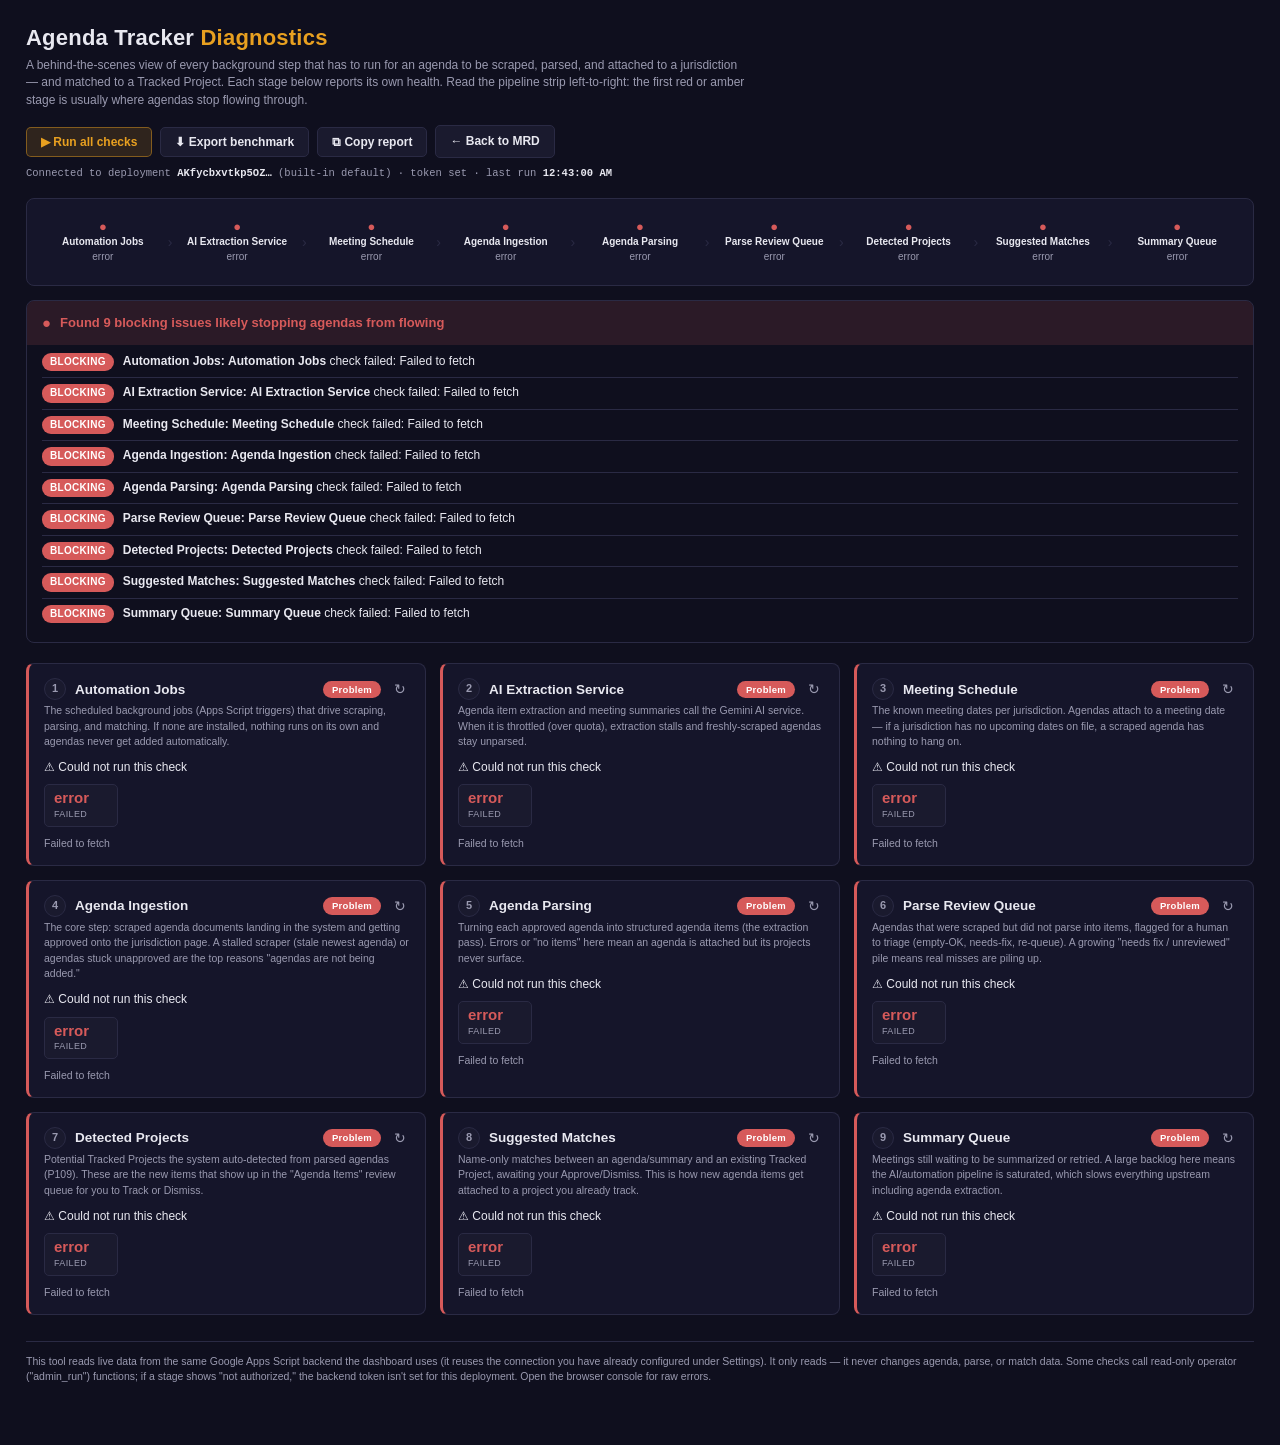
<file: agenda-diagnostics.html>
<!DOCTYPE html>
<html lang="en">
<head>
<meta charset="UTF-8">
<meta name="viewport" content="width=device-width, initial-scale=1.0">
<title>MRD · Agenda Tracker Diagnostics</title>
<style>
  :root{
    --bg:#0f0f1e; --bg-page:#0d0d0d; --panel:#15152a; --panel-2:#1a1a2e;
    --border:#2a2a44; --text:#e8e8f0; --text-dim:#9a9ab0;
    --accent:#e8a020; --accent-blue:#4a9eff;
    --ok:#1c7c3a; --warn:#e8a020; --bad:#d65a5a; --idle:#666; --loading:#4a9eff;
  }
  *{box-sizing:border-box;}
  html,body{margin:0;padding:0;background:var(--bg);color:var(--text);
    font-family:-apple-system,BlinkMacSystemFont,'Segoe UI',Roboto,Helvetica,Arial,sans-serif;
    font-size:13px;line-height:1.45;}
  a{color:var(--accent-blue);text-decoration:none;}
  a:hover{text-decoration:underline;}
  .wrap{max-width:1400px;margin:0 auto;padding:22px 26px 60px;}

  /* ── Header ─────────────────────────────────────────────── */
  .head{display:flex;align-items:flex-start;justify-content:space-between;gap:16px;flex-wrap:wrap;margin-bottom:6px;}
  .head-title{font-size:22px;font-weight:700;letter-spacing:.01em;}
  .head-title span{color:var(--accent);}
  .head-sub{font-size:12px;color:var(--text-dim);margin-top:3px;max-width:720px;}
  .head-actions{display:flex;gap:8px;align-items:center;flex-wrap:wrap;}
  .btn{font-size:12px;font-weight:600;padding:7px 14px;border-radius:5px;border:1px solid var(--border);
    background:var(--panel-2);color:var(--text);cursor:pointer;white-space:nowrap;}
  .btn:hover{border-color:var(--accent);}
  .btn.primary{background:rgba(232,160,32,0.15);color:var(--accent);border-color:rgba(232,160,32,0.45);}
  .btn:disabled{opacity:.5;cursor:default;}
  .conn{font-size:10.5px;color:var(--text-dim);margin:8px 0 2px;font-family:ui-monospace,SFMono-Regular,Menlo,Consolas,monospace;}
  .conn b{color:var(--text);font-weight:600;}

  /* ── Pipeline flow strip ────────────────────────────────── */
  .flow{display:flex;align-items:stretch;gap:0;flex-wrap:wrap;margin:16px 0 6px;padding:12px;
    background:var(--panel);border:1px solid var(--border);border-radius:8px;}
  .flow-pill{display:flex;flex-direction:column;justify-content:center;min-width:96px;flex:1 1 96px;
    padding:8px 6px;border-radius:6px;text-align:center;position:relative;cursor:pointer;
    border:1px solid transparent;}
  .flow-pill:hover{border-color:var(--border);background:rgba(255,255,255,0.02);}
  .flow-pill .fp-dot{font-size:13px;line-height:1;margin-bottom:3px;}
  .flow-pill .fp-name{font-size:10px;font-weight:600;color:var(--text);line-height:1.2;}
  .flow-pill .fp-val{font-size:10px;color:var(--text-dim);margin-top:2px;min-height:12px;}
  .flow-arrow{align-self:center;color:var(--border);font-size:14px;padding:0 1px;user-select:none;}

  /* ── Diagnosis banner ───────────────────────────────────── */
  .diagnosis{margin:14px 0 20px;border:1px solid var(--border);border-radius:8px;overflow:hidden;}
  .diagnosis-head{padding:11px 15px;font-weight:700;font-size:13px;display:flex;align-items:center;gap:9px;}
  .diagnosis-body{padding:2px 15px 13px;font-size:12px;}
  .diag-finding{display:flex;gap:9px;padding:6px 0;border-top:1px solid var(--border);align-items:flex-start;}
  .diag-finding:first-child{border-top:0;}
  .diag-sev{flex-shrink:0;font-size:10px;font-weight:700;padding:2px 8px;border-radius:9px;color:#fff;letter-spacing:.03em;}
  .diag-msg b{color:var(--text);}

  /* ── Stage cards ────────────────────────────────────────── */
  .grid{display:grid;grid-template-columns:repeat(auto-fill,minmax(390px,1fr));gap:14px;}
  .card{background:var(--panel);border:1px solid var(--border);border-radius:8px;padding:14px 15px;
    display:flex;flex-direction:column;border-left:3px solid var(--idle);transition:border-color .2s;}
  .card-head{display:flex;align-items:center;gap:9px;margin-bottom:3px;}
  .card-num{flex-shrink:0;width:22px;height:22px;border-radius:50%;background:var(--panel-2);
    border:1px solid var(--border);font-size:11px;font-weight:700;display:flex;align-items:center;
    justify-content:center;color:var(--text-dim);}
  .card-name{font-size:13.5px;font-weight:700;flex:1;}
  .status-chip{font-size:9.5px;font-weight:700;padding:2px 9px;border-radius:9px;color:#fff;
    white-space:nowrap;letter-spacing:.03em;}
  .card-refresh{background:none;border:0;color:var(--text-dim);cursor:pointer;font-size:14px;padding:2px 4px;line-height:1;}
  .card-refresh:hover{color:var(--accent);}
  .card-desc{font-size:10.5px;color:var(--text-dim);margin-bottom:10px;}
  .headline{font-size:12px;margin-bottom:8px;min-height:16px;}
  .headline b{font-size:15px;color:var(--text);}
  .metrics{display:flex;flex-wrap:wrap;gap:6px 8px;margin-bottom:9px;}
  .metric{background:var(--panel-2);border:1px solid var(--border);border-radius:5px;padding:5px 9px;min-width:74px;}
  .metric .m-val{font-size:15px;font-weight:700;line-height:1.1;}
  .metric .m-lbl{font-size:9px;color:var(--text-dim);text-transform:uppercase;letter-spacing:.04em;margin-top:1px;}
  .m-ok .m-val{color:#4bbf6b;} .m-warn .m-val{color:var(--warn);} .m-bad .m-val{color:var(--bad);}
  .freshness{font-size:10.5px;color:var(--text-dim);margin-bottom:8px;}
  .freshness .stale{color:var(--warn);font-weight:600;}
  .freshness .old{color:var(--bad);font-weight:600;}
  details.detail{margin-top:auto;border-top:1px solid var(--border);padding-top:8px;}
  details.detail>summary{cursor:pointer;font-size:11px;color:var(--accent-blue);list-style:none;}
  details.detail>summary::-webkit-details-marker{display:none;}
  details.detail>summary::before{content:'▸ ';}
  details.detail[open]>summary::before{content:'▾ ';}
  .detail-body{margin-top:8px;}
  table.dt{width:100%;border-collapse:collapse;font-size:10.5px;}
  table.dt th{text-align:left;color:var(--text-dim);font-weight:600;padding:3px 6px;border-bottom:1px solid var(--border);white-space:nowrap;}
  table.dt td{padding:3px 6px;border-bottom:1px solid rgba(255,255,255,0.04);vertical-align:top;}
  table.dt tr:last-child td{border-bottom:0;}
  .badge{display:inline-block;font-size:9px;font-weight:700;padding:1px 7px;border-radius:8px;color:#fff;white-space:nowrap;}
  pre.raw{background:var(--bg-page);border:1px solid var(--border);border-radius:5px;padding:8px;
    font-size:10px;max-height:220px;overflow:auto;color:var(--text-dim);white-space:pre-wrap;word-break:break-word;margin:6px 0 0;}
  .muted{color:var(--text-dim);}
  .spin{display:inline-block;animation:spin 1s linear infinite;}
  @keyframes spin{to{transform:rotate(360deg);}}
  .footer-note{font-size:10.5px;color:var(--text-dim);margin-top:26px;border-top:1px solid var(--border);padding-top:12px;}
</style>
</head>
<body>
<div class="wrap">

  <div class="head">
    <div>
      <div class="head-title">Agenda Tracker <span>Diagnostics</span></div>
      <div class="head-sub">
        A behind-the-scenes view of every background step that has to run for an agenda to be
        scraped, parsed, and attached to a jurisdiction — and matched to a Tracked Project.
        Each stage below reports its own health. Read the pipeline strip left-to-right: the first
        red or amber stage is usually where agendas stop flowing through.
      </div>
    </div>
    <div class="head-actions">
      <button class="btn primary" id="run-all-btn" onclick="runAll()">▶ Run all checks</button>
      <button class="btn" id="export-json-btn" onclick="exportBenchmarkJSON()" disabled title="Download the full pipeline state (incl. raw backend responses) as a baseline you can diff against later">⬇ Export benchmark</button>
      <button class="btn" id="copy-report-btn" onclick="copyReport()" disabled title="Copy a human-readable markdown summary to the clipboard">⧉ Copy report</button>
      <a class="btn" href="index.html" title="Return to the dashboard">← Back to MRD</a>
    </div>
  </div>
  <div class="conn" id="conn"></div>

  <!-- Pipeline flow strip (built by JS) -->
  <div class="flow" id="flow"></div>

  <!-- Overall diagnosis -->
  <div class="diagnosis" id="diagnosis" style="display:none;">
    <div class="diagnosis-head" id="diagnosis-head"></div>
    <div class="diagnosis-body" id="diagnosis-body"></div>
  </div>

  <!-- Stage cards (built by JS) -->
  <div class="grid" id="grid"></div>

  <div class="footer-note">
    This tool reads live data from the same Google Apps Script backend the dashboard uses (it reuses
    the connection you have already configured under Settings). It only reads — it never changes agenda,
    parse, or match data. Some checks call read-only operator ("admin_run") functions; if a stage shows
    "not authorized," the backend token isn't set for this deployment. Open the browser console for raw errors.
  </div>
</div>

<script>
// ═══════════════════════════════════════════════════════════════════════════
// Connection — mirrors index.html getWebAppUrl() so this standalone page uses
// the same deployment + auth token the operator already configured. Same origin
// ⇒ the mip_webapp_url override in localStorage is shared automatically.
// ═══════════════════════════════════════════════════════════════════════════
const WEBAPP_URL_KEY   = 'mip_webapp_url';
const DEFAULT_WEBAPP_URL = 'https://script.google.com/macros/s/AKfycbxvtkp5OZVq4sbEELnq5nN7KSXa5DCG8lYEgzL_awPbfunUsBTyr1r6CbOH1pIbgPUk/exec';
const DEFAULT_AUTH_TOKEN = '457091386b65a26b4d11fb3b9fee7bd5233c952ceb5d4a41';

function slugOf(u){ return (String(u).match(/\/s\/([^/]+)\/exec/) || [])[1] || ''; }
function getWebAppUrl(){
  var override = '';
  try { override = localStorage.getItem(WEBAPP_URL_KEY) || ''; } catch(e){}
  var base;
  if (override && /^https:\/\/script\.google\.com\/macros\/s\/[A-Za-z0-9_-]+\/exec/.test(override)) {
    base = override;
  } else {
    base = DEFAULT_WEBAPP_URL;
  }
  if (!base) return '';
  if (DEFAULT_AUTH_TOKEN) return base + '?token=' + encodeURIComponent(DEFAULT_AUTH_TOKEN);
  return base + '?_v=diag';
}
// Every raw backend response this run is recorded here (keyed by query) so the
// benchmark export can include exact payloads for later diffing. Cleared by runAll().
var RAW_LOG = {};
// `query` must start with '&action=…'. Returns parsed JSON (throws on HTTP / parse error).
function api(query, timeoutMs){
  var base = getWebAppUrl();
  if (!base) return Promise.reject(new Error('No dashboard connection configured.'));
  var opts = (typeof AbortSignal !== 'undefined' && AbortSignal.timeout)
    ? { signal: AbortSignal.timeout(timeoutMs || 45000) } : {};
  var t0 = Date.now();
  return fetch(base + query, opts).then(function(r){
    if (!r.ok){ RAW_LOG[query]={ok:false, http:r.status, ms:Date.now()-t0}; throw new Error('HTTP ' + r.status); }
    return r.json().then(function(j){ RAW_LOG[query]={ok:true, ms:Date.now()-t0, body:j}; return j; });
  }).catch(function(err){
    if(!RAW_LOG[query]) RAW_LOG[query]={ok:false, error:String(err&&err.message||err), ms:Date.now()-t0};
    throw err;
  });
}
// admin_run responses wrap the payload in {result:{…}}; plain actions return the payload.
function unwrap(res){ return (res && typeof res==='object' && 'result' in res) ? res.result : res; }

// ── small helpers ────────────────────────────────────────────────────────────
function esc(s){ return String(s==null?'':s).replace(/[&<>"']/g, function(c){
  return {'&':'&amp;','<':'&lt;','>':'&gt;','"':'&quot;',"'":'&#39;'}[c]; }); }
// Flatten HTML fragments (headlines/flags carry <b>…</b>) to plain text for reports.
function stripHtml(s){ return String(s==null?'':s).replace(/<[^>]*>/g,'').replace(/&amp;/g,'&').replace(/&lt;/g,'<').replace(/&gt;/g,'>').replace(/&quot;/g,'"').replace(/&#39;/g,"'").replace(/\s+/g,' ').trim(); }
function num(n){ return (n==null||isNaN(n)) ? '—' : Number(n).toLocaleString(); }
function todayYMD(){ return new Date().toISOString().slice(0,10); }
function parseDate(s){ var t = Date.parse(String(s||'').slice(0,10)); return isNaN(t)?null:t; }
function daysBetween(a,b){ return Math.round((a-b)/86400000); }
// days from `dateStr` until today (positive = in the past, negative = future)
function daysAgo(dateStr){ var t=parseDate(dateStr); if(t==null) return null; return daysBetween(Date.now(), t); }
function fmtAgo(dateStr){
  var d = daysAgo(dateStr); if(d==null) return '';
  if(d===0) return 'today';
  if(d>0)  return d + ' day' + (d===1?'':'s') + ' ago';
  return 'in ' + (-d) + ' day' + (d===-1?'':'s');
}
// Normalize a jurisdiction id/name/code to a comparable token: lowercase, strip the
// common "city/town of" / "county" prefixes-suffixes and all non-alphanumerics.
// Returns an array (0 or 1 element) so callers can .concat() several fields cleanly.
function normJuris(s){
  var t = String(s==null?'':s).toLowerCase()
    .replace(/\b(city|town|village)\s+of\s+/g,'')
    .replace(/\bcounty\b/g,'')
    .replace(/[^a-z0-9]+/g,'');
  return t ? [t] : [];
}

var STATUS = {
  ok:      {c:'var(--ok)',      label:'Healthy',   dot:'●'},
  warn:    {c:'var(--warn)',    label:'Attention', dot:'●'},
  bad:     {c:'var(--bad)',     label:'Problem',   dot:'●'},
  idle:    {c:'var(--idle)',    label:'Idle',      dot:'○'},
  na:      {c:'var(--idle)',    label:'No data',   dot:'○'},
  loading: {c:'var(--loading)', label:'Checking…', dot:'◐'}
};

// ═══════════════════════════════════════════════════════════════════════════
// STAGE DEFINITIONS. Each `run()` returns a Promise of a result object:
//   { status, headline, metrics:[{val,label,tone}], freshness, detailHtml,
//     pillVal, flags:[{sev:'bad'|'warn', msg}] }
// Stages run in pipeline order; results are stashed in RESULTS so later stages
// (e.g. Ingestion) can cross-reference earlier ones (e.g. Meeting Schedule).
// ═══════════════════════════════════════════════════════════════════════════
var RESULTS = {};

function metricTone(status){ return status==='bad'?'m-bad':status==='warn'?'m-warn':status==='ok'?'m-ok':''; }

function rawDetails(res){
  return '<details class="detail"><summary>Raw response</summary><div class="detail-body">'
    + '<pre class="raw">' + esc(JSON.stringify(res, null, 2)) + '</pre></div></details>';
}
function tableDetails(label, headHtml, rowsHtml, extra){
  return '<details class="detail"><summary>' + esc(label) + '</summary><div class="detail-body">'
    + (extra||'')
    + '<table class="dt"><thead>' + headHtml + '</thead><tbody>' + rowsHtml + '</tbody></table>'
    + '</div></details>';
}

var STAGES = [
  // ─────────────────────────────────────────────────────────────────────────
  {
    id:'triggers', name:'Automation Jobs',
    desc:'The scheduled background jobs (Apps Script triggers) that drive scraping, parsing, and matching. If none are installed, nothing runs on its own and agendas never get added automatically.',
    run: function(){
      return api('&action=admin_run&fn=listTriggers').then(function(res){
        var r = unwrap(res) || {};
        var count = r.count || (r.triggers ? r.triggers.length : 0) || 0;
        var trigs = r.triggers || [];
        var status = count>0 ? 'ok' : 'bad';
        var flags = [];
        if (count===0) flags.push({sev:'bad', msg:'<b>No background jobs are installed.</b> Scraping, parsing and matching only run when someone triggers them by hand — this alone can explain agendas not appearing. Re-install the time-driven triggers in Apps Script.'});
        var head = '<tr><th>Handler</th><th>Type</th></tr>';
        var rows = trigs.length ? trigs.map(function(t){
          return '<tr><td>'+esc(t.handler||t.function||'—')+'</td><td class="muted">'+esc(t.type||t.event||t.interval||'')+'</td></tr>';
        }).join('') : '<tr><td colspan="2" class="muted">No triggers reported.</td></tr>';
        return {
          status:status,
          headline: count>0 ? '<b>'+count+'</b> background job'+(count===1?'':'s')+' active' : '<b>0</b> background jobs — automation is off',
          metrics:[{val:count, label:'Active jobs', tone:metricTone(status)}],
          pillVal: count+' jobs',
          detailHtml: tableDetails('Installed jobs ('+trigs.length+')', head, rows) + rawDetails(res),
          flags:flags
        };
      });
    }
  },
  // ─────────────────────────────────────────────────────────────────────────
  {
    id:'gemini', name:'AI Extraction Service',
    desc:'Agenda item extraction and meeting summaries call the Gemini AI service. When it is throttled (over quota), extraction stalls and freshly-scraped agendas stay unparsed.',
    run: function(){
      return api('&action=admin_run&fn=geminiQuotaStatus').then(function(res){
        var r = unwrap(res) || {};
        var throttled = !!r.active;   // `active` = a throttle/backoff window is active
        var status = throttled ? 'warn' : 'ok';
        var flags = [];
        if (throttled) flags.push({sev:'warn', msg:'The AI service is <b>throttled</b> right now — agenda parsing and summaries are catching up slowly. Usually self-clears; if it persists for hours, check the Gemini quota/key.'});
        var mets = [{val: throttled?'Throttled':'Healthy', label:'AI service', tone:metricTone(status)}];
        if (r.remaining!=null) mets.push({val:num(r.remaining), label:'Quota left'});
        if (r.used!=null)      mets.push({val:num(r.used), label:'Used today'});
        return {
          status:status,
          headline: throttled ? '⚠ Temporarily throttled — extraction is catching up' : '✓ AI service has capacity',
          metrics: mets,
          pillVal: throttled?'throttled':'healthy',
          detailHtml: rawDetails(res),
          flags:flags
        };
      });
    }
  },
  // ─────────────────────────────────────────────────────────────────────────
  {
    id:'schedule', name:'Meeting Schedule',
    desc:'The known meeting dates per jurisdiction. Agendas attach to a meeting date — if a jurisdiction has no upcoming dates on file, a scraped agenda has nothing to hang on.',
    run: function(){
      return api('&action=meeting_dates').then(function(res){
        // shape: { muniId: [ {date, body_type, status}, ... ] }
        var map = (res && typeof res==='object') ? (res.result || res) : {};
        var jurisIds = Object.keys(map||{});
        var totalMeetings=0, upcoming=0, newestFuture=null, withDates=0;
        var today = todayYMD();
        var perJuris = [];
        jurisIds.forEach(function(j){
          var arr = map[j]||[]; if(!Array.isArray(arr)) return;
          if(arr.length) withDates++;
          var up=0, latest=null;
          arr.forEach(function(m){
            totalMeetings++;
            var d=m.date||'';
            if(d>=today){ up++; upcoming++; if(newestFuture==null||d>newestFuture) newestFuture=d; }
            if(latest==null||d>latest) latest=d;
          });
          perJuris.push({j:j, total:arr.length, up:up, latest:latest});
        });
        RESULTS._meetingDates = map;
        var status = jurisIds.length===0 ? 'bad' : (upcoming===0 ? 'warn' : 'ok');
        var flags=[];
        if(jurisIds.length===0) flags.push({sev:'bad', msg:'No meeting dates loaded at all — the schedule feed is empty, so agendas have no meetings to attach to.'});
        else if(upcoming===0)  flags.push({sev:'warn', msg:'No <b>upcoming</b> meeting dates on file. Run the Meeting Schedule Scraper (Settings) so future meetings exist for agendas to attach to.'});
        perJuris.sort(function(a,b){ return (b.up-a.up)||(b.total-a.total); });
        var head='<tr><th>Jurisdiction</th><th>Meetings</th><th>Upcoming</th><th>Latest</th></tr>';
        var rows=perJuris.slice(0,80).map(function(p){
          return '<tr><td>'+esc(p.j)+'</td><td>'+p.total+'</td><td>'+(p.up? p.up : '<span class="muted">0</span>')+'</td><td class="muted">'+esc(p.latest||'—')+'</td></tr>';
        }).join('');
        return {
          status:status,
          headline:'<b>'+jurisIds.length+'</b> jurisdictions · <b>'+num(totalMeetings)+'</b> meeting dates',
          metrics:[
            {val:jurisIds.length, label:'Jurisdictions'},
            {val:upcoming, label:'Upcoming', tone: upcoming===0?'m-warn':''},
            {val:withDates, label:'With dates'}
          ],
          freshness: newestFuture ? 'Furthest known meeting: <b>'+esc(newestFuture)+'</b> ('+fmtAgo(newestFuture)+')' : '',
          pillVal: jurisIds.length+' juris',
          detailHtml: tableDetails('Per-jurisdiction schedule ('+perJuris.length+')', head, rows),
          flags:flags
        };
      });
    }
  },
  // ─────────────────────────────────────────────────────────────────────────
  {
    id:'ingest', name:'Agenda Ingestion',
    desc:'The core step: scraped agenda documents landing in the system and getting approved onto the jurisdiction page. A stalled scraper (stale newest agenda) or agendas stuck unapproved are the top reasons "agendas are not being added."',
    run: function(){
      return api('&action=scraped_documents', 60000).then(function(res){
        var arr = Array.isArray(res) ? res : (res && Array.isArray(res.result) ? res.result : (res && Array.isArray(res.documents) ? res.documents : []));
        var agendas = arr.filter(function(d){ return String(d.document_type||'').toLowerCase().indexOf('agenda')!==-1; });
        var today = todayYMD();
        var appr={approved:0, pending:0, rejected:0, cancelled:0};
        var parse={ok:0, noitems:0, err:0, pending:0};
        var newest=null, recent45=0, futureCt=0, jurisSet={}, recentJurisNorm={};
        agendas.forEach(function(d){
          var st=String(d.approval_status||'').toLowerCase();
          if(st==='approved') appr.approved++;
          else if(st==='rejected') appr.rejected++;
          else if(st==='cancelled') appr.cancelled++;
          else appr.pending++;
          var ps=String(d.parse_status||'').toLowerCase();
          if(ps==='ok') parse.ok++; else if(ps==='noitems') parse.noitems++;
          else if(ps==='err') parse.err++; else parse.pending++;
          var md=d.meeting_date||'';
          var j=d.jurisdiction||d.code||'—';
          jurisSet[j]=1;
          if(md){
            if(newest==null||md>newest) newest=md;
            var da=daysAgo(md);
            if(da!=null){
              if(da>=0 && da<=45){ recent45++; normJuris(d.jurisdiction).concat(normJuris(d.code)).forEach(function(n){ if(n) recentJurisNorm[n]=1; }); }
              if(da<0) futureCt++;
            }
          }
        });
        RESULTS._agendas = agendas;
        // Freshness judgement: newest agenda well in the past ⇒ scraper likely stalled.
        var newestAgo = newest ? daysAgo(newest) : null;   // future agendas ⇒ negative
        var staleDays = (newestAgo!=null && newestAgo>0) ? newestAgo : 0;
        var status='ok', flags=[];
        if(agendas.length===0){ status='bad'; flags.push({sev:'bad', msg:'<b>No scraped agendas at all.</b> The agenda scraper has never landed a document — check the scraper triggers and each jurisdiction\'s agenda source URL.'}); }
        else {
          if(staleDays>=21){ status='bad'; flags.push({sev:'bad', msg:'The newest scraped agenda is dated <b>'+staleDays+' days ago</b> and there are no newer/future ones. The agenda scraper looks <b>stalled</b> — this directly matches "agendas not being added."'}); }
          else if(staleDays>=10){ status='warn'; flags.push({sev:'warn', msg:'Newest scraped agenda is <b>'+staleDays+' days old</b>. If jurisdictions have published newer agendas, the scraper may be falling behind.'}); }
          if(appr.pending>0){
            var sev = appr.pending>=10?'warn':'warn';
            flags.push({sev:sev, msg:'<b>'+appr.pending+' agenda'+(appr.pending===1?'':'s')+' awaiting approval.</b> Unapproved agendas do not show on the jurisdiction page — approve them (Jurisdictions view) to make them appear.'});
            if(status==='ok') status='warn';
          }
        }
        // Cross-reference: jurisdictions that have upcoming meetings but no recent agenda.
        // Meeting-date keys are muni IDs while agenda rows carry names/codes, so match on a
        // normalized token. Guard: only trust the comparison if the two identifier sets
        // actually overlap — otherwise the keys aren't comparable and we suppress it rather
        // than flag every jurisdiction as "quiet."
        var quiet=[];
        var md2 = RESULTS._meetingDates;
        if(md2){
          var upcomingJuris=[], overlap=0;
          Object.keys(md2).forEach(function(j){
            var arr2=md2[j]||[]; if(!Array.isArray(arr2)||!arr2.length) return;
            var hasUpcoming = arr2.some(function(m){ return (m.date||'')>=today; });
            if(!hasUpcoming) return;
            var norm = normJuris(j)[0] || '';
            upcomingJuris.push({j:j, norm:norm});
            if(norm && recentJurisNorm[norm]) overlap++;
          });
          if(overlap>0){   // normalization is aligning the two sets ⇒ result is meaningful
            upcomingJuris.forEach(function(u){ if(!u.norm || !recentJurisNorm[u.norm]) quiet.push(u.j); });
          }
        }
        var mets=[
          {val:num(agendas.length), label:'Agendas total'},
          {val:appr.approved, label:'Approved', tone:'m-ok'},
          {val:appr.pending, label:'Pending', tone: appr.pending>0?'m-warn':''},
          {val:recent45, label:'Last 45 days', tone: recent45===0?'m-bad':''}
        ];
        if(appr.cancelled) mets.push({val:appr.cancelled, label:'Cancelled'});
        var fresh = newest
          ? 'Newest agenda meeting date: <b>'+esc(newest)+'</b> <span class="'+(staleDays>=21?'old':staleDays>=10?'stale':'')+'">('+fmtAgo(newest)+')</span> · '+futureCt+' for future meetings'
          : '';
        // detail: approval + parse breakdown + quiet jurisdictions
        var extra = '<div style="font-size:10.5px;margin-bottom:8px;">'
          + '<b>Approval:</b> '+appr.approved+' approved · '+appr.pending+' pending · '+appr.rejected+' rejected · '+appr.cancelled+' cancelled<br>'
          + '<b>Parse status on wire:</b> '+parse.ok+' parsed · '+parse.noitems+' no-items · '+parse.err+' error · '+parse.pending+' not yet parsed'
          + '</div>';
        var qHtml='';
        if(quiet.length){
          qHtml = '<div style="font-size:10.5px;margin:8px 0 4px;color:var(--warn);"><b>Jurisdictions with upcoming meetings but no agenda scraped in the last 45 days ('+quiet.length+'):</b></div>'
            + '<div style="font-size:10.5px;" class="muted">'+quiet.slice(0,60).map(esc).join(', ')+(quiet.length>60?' …':'')+'</div>';
          flags.push({sev:'warn', msg:'<b>'+quiet.length+' jurisdiction'+(quiet.length===1?'':'s')+'</b> with upcoming meetings but no agenda scraped in the last 45 days — expand this stage to see which ones.'});
          if(status==='ok') status='warn';
        }
        return {
          status:status,
          headline:'<b>'+num(agendas.length)+'</b> agenda documents · <b>'+appr.approved+'</b> approved onto jurisdictions',
          metrics:mets, freshness:fresh, pillVal:num(agendas.length)+' docs',
          detailHtml: extra + qHtml,
          flags:flags
        };
      });
    }
  },
  // ─────────────────────────────────────────────────────────────────────────
  {
    id:'parse', name:'Agenda Parsing',
    desc:'Turning each approved agenda into structured agenda items (the extraction pass). Errors or "no items" here mean an agenda is attached but its projects never surface.',
    run: function(){
      return api('&action=admin_run&fn=auditAgendaExtractionDocs', 60000).then(function(res){
        var r = unwrap(res) || {};
        // Defensive: accept totals/counts/by_status/by_bucket shapes.
        var c = r.counts || r.totals || r.by_status || r.by_bucket || r.buckets || r;
        function pick(){ for(var i=0;i<arguments.length;i++){ var k=arguments[i]; if(c && c[k]!=null) return c[k]; } return null; }
        var okC   = pick('ok','parsed','has_items');
        var noC   = pick('noitems','no_items','empty');
        var errC  = pick('err','error','errors','failed');
        var pendC = pick('pending','unparsed','not_parsed','queued');
        var total = pick('total','in_scope','scanned');
        if(total==null){ total = (okC||0)+(noC||0)+(errC||0)+(pendC||0) || null; }
        var status='ok', flags=[];
        if(errC && errC>0){ status='warn'; flags.push({sev:'warn', msg:'<b>'+errC+' agenda'+(errC===1?'':'s')+' failed to parse.</b> Their items never surface. Re-queue them from the Agenda Parse Status page.'}); }
        if(pendC && pendC>= (total? Math.max(5,total*0.25):20)){ if(status!=='warn') status='warn'; flags.push({sev:'warn', msg:'<b>'+pendC+' agendas are still waiting to be parsed.</b> If this only grows, extraction is backed up (check Automation Jobs and the AI service).'}); }
        if(okC==null && noC==null && errC==null && pendC==null){ status='na'; }
        var mets=[];
        if(okC!=null)   mets.push({val:num(okC), label:'Parsed', tone:'m-ok'});
        if(noC!=null)   mets.push({val:num(noC), label:'No items'});
        if(errC!=null)  mets.push({val:num(errC), label:'Errors', tone: errC>0?'m-bad':''});
        if(pendC!=null) mets.push({val:num(pendC), label:'Pending', tone: pendC>0?'m-warn':''});
        return {
          status:status,
          headline: (okC!=null||total!=null) ? '<b>'+num(okC||0)+'</b>'+(total!=null?' of <b>'+num(total)+'</b>':'')+' agendas parsed into items' : 'Extraction audit',
          metrics: mets.length?mets:[{val:'—', label:'No parse data'}],
          pillVal: errC? errC+' err' : (okC!=null? okC+' ok' : 'ok'),
          detailHtml: rawDetails(res),
          flags:flags
        };
      });
    }
  },
  // ─────────────────────────────────────────────────────────────────────────
  {
    id:'parseReview', name:'Parse Review Queue',
    desc:'Agendas that were scraped but did not parse into items, flagged for a human to triage (empty-OK, needs-fix, re-queue). A growing "needs fix / unreviewed" pile means real misses are piling up.',
    run: function(){
      return api('&action=admin_run&fn=getAgendaParseReviewJSON&status=all', 60000).then(function(res){
        var r = unwrap(res) || {};
        if(r.exists===false){
          return { status:'idle', headline:'Queue not built yet',
            metrics:[{val:'—', label:'Not built'}], pillVal:'not built',
            detailHtml:'<div class="muted" style="font-size:10.5px;">Open the Agenda Parse Status page and click "Rebuild from scan" to populate it.</div>'+rawDetails(res),
            flags:[] };
        }
        var s = r.by_status || {};
        var unrev=s.unreviewed||0, needs=s.needs_fix||0, empty=s.empty_ok||0, req=s.requeued||0, ign=s.ignored||0, canc=s.cancelled||0;
        var total = r.total!=null ? r.total : (unrev+needs+empty+req+ign+canc);
        var status='ok', flags=[];
        if(needs>0){ status='warn'; flags.push({sev:'warn', msg:'<b>'+needs+' agenda'+(needs===1?'':'s')+' flagged "needs fix"</b> — confirmed extraction misses awaiting a code/parse fix.'}); }
        if(unrev>= 15){ if(status==='ok') status='warn'; flags.push({sev:'warn', msg:'<b>'+unrev+' unreviewed</b> unparsed agendas in the triage queue — a person needs to work through them.'}); }
        var mets=[
          {val:unrev, label:'Unreviewed', tone: unrev>0?'m-warn':''},
          {val:needs, label:'Needs fix', tone: needs>0?'m-bad':''},
          {val:empty, label:'Empty-OK'},
          {val:req, label:'Re-queued'}
        ];
        return {
          status:status,
          headline:'<b>'+num(total)+'</b> flagged agendas · <b>'+(unrev+needs)+'</b> need attention',
          metrics:mets, pillVal:(unrev+needs)+' open',
          detailHtml: rawDetails(res),
          flags:flags
        };
      });
    }
  },
  // ─────────────────────────────────────────────────────────────────────────
  {
    id:'candidates', name:'Detected Projects',
    desc:'Potential Tracked Projects the system auto-detected from parsed agendas (P109). These are the new items that show up in the "Agenda Items" review queue for you to Track or Dismiss.',
    run: function(){
      return api('&action=admin_run&fn=getAgendaCandidatesJSON&status=new', 60000).then(function(res){
        var r = unwrap(res) || {};
        var items = r.items || r.candidates || (Array.isArray(r)?r:[]);
        var newCt = items.length;
        var high = items.filter(function(c){ return String(c.confidence||'').toLowerCase()==='high'; }).length;
        var newest=null, jset={};
        items.forEach(function(c){
          var d=c.last_seen_date||c.first_seen_date||'';
          if(d && (newest==null||d>newest)) newest=d;
          if(c.jurisdiction) jset[c.jurisdiction]=1;
        });
        var status = 'ok', flags=[];
        // This queue is expected to be non-empty in normal operation; empty is only
        // notable if upstream shows fresh parsed agendas but nothing was detected.
        var mets=[
          {val:newCt, label:'New candidates'},
          {val:high, label:'High confidence'},
          {val:Object.keys(jset).length, label:'Jurisdictions'}
        ];
        return {
          status:status,
          headline:'<b>'+newCt+'</b> newly detected project'+(newCt===1?'':'s')+' awaiting Track/Dismiss',
          metrics:mets,
          freshness: newest ? 'Most recent detection: <b>'+esc(newest)+'</b> ('+fmtAgo(newest)+')' : '',
          pillVal:newCt+' new',
          detailHtml: rawDetails(res),
          flags:flags
        };
      });
    }
  },
  // ─────────────────────────────────────────────────────────────────────────
  {
    id:'suggested', name:'Suggested Matches',
    desc:'Name-only matches between an agenda/summary and an existing Tracked Project, awaiting your Approve/Dismiss. This is how new agenda items get attached to a project you already track.',
    run: function(){
      return api('&action=suggested_references', 60000).then(function(res){
        var ok = res && res.ok;
        var items = (res && res.items) || [];
        var jset={}; items.forEach(function(s){ if(s.jurisdiction) jset[s.jurisdiction]=1; });
        var status = ok ? 'ok' : 'na', flags=[];
        if(!ok){ status='na'; }
        return {
          status:status,
          headline: ok ? '<b>'+items.length+'</b> suggested match'+(items.length===1?'':'es')+' awaiting review' : 'Could not load suggested matches',
          metrics:[
            {val:items.length, label:'Suggested'},
            {val:Object.keys(jset).length, label:'Jurisdictions'}
          ],
          pillVal: ok ? items.length+' sugg' : 'n/a',
          detailHtml: rawDetails(res),
          flags:flags
        };
      });
    }
  },
  // ─────────────────────────────────────────────────────────────────────────
  {
    id:'pending', name:'Summary Queue',
    desc:'Meetings still waiting to be summarized or retried. A large backlog here means the AI/automation pipeline is saturated, which slows everything upstream including agenda extraction.',
    run: function(){
      return api('&action=admin_run&fn=probePendingGate&max=25', 60000).then(function(res){
        var r = unwrap(res) || {};
        var c = r.counts || {};
        var waiting = c.gate_match||0, fresh=c.is_fresh_pending||0, retry=c.is_coverage_retry||0;
        var samples = r.samples || [];
        var status = waiting===0 ? 'ok' : (waiting>=40 ? 'warn' : 'ok');
        var flags=[];
        if(waiting>=40) flags.push({sev:'warn', msg:'<b>'+waiting+' meetings queued</b> for processing — a large backlog can slow agenda extraction. Confirm Automation Jobs are running and the AI service isn\'t throttled.'});
        var head='<tr><th>Jurisdiction</th><th>Date</th><th>Status</th></tr>';
        var rows = samples.length ? samples.map(function(x){
          return '<tr><td>'+esc(x.jurisdiction||'—')+'</td><td class="muted">'+esc(x.meeting_date||'')+'</td><td class="muted">'+esc(x.status||x.coverage_state||'')+'</td></tr>';
        }).join('') : '<tr><td colspan="3" class="muted">Nothing waiting. ✓</td></tr>';
        return {
          status:status,
          headline: waiting===0 ? '✓ Nothing waiting — all caught up' : '<b>'+waiting+'</b> meeting'+(waiting===1?'':'s')+' waiting to process',
          metrics:[
            {val:waiting, label:'Waiting', tone: waiting>=40?'m-warn':''},
            {val:fresh, label:'New'},
            {val:retry, label:'Retry'}
          ],
          pillVal: waiting+' queued',
          detailHtml: tableDetails('Sample of the queue ('+samples.length+')', head, rows) + rawDetails(res),
          flags:flags
        };
      });
    }
  }
];

// ═══════════════════════════════════════════════════════════════════════════
// Rendering
// ═══════════════════════════════════════════════════════════════════════════
function renderConn(){
  var base = getWebAppUrl();
  var override='';
  try { override = localStorage.getItem(WEBAPP_URL_KEY)||''; } catch(e){}
  var slug = slugOf(base) || '(none)';
  var src = (override && slugOf(override)===slug) ? 'Settings override' : 'built-in default';
  var el = document.getElementById('conn');
  el.innerHTML = 'Connected to deployment <b>'+esc(slug.slice(0,14))+'…</b> ('+esc(src)+') · token '+(DEFAULT_AUTH_TOKEN?'set':'<span style="color:var(--bad)">missing</span>')
    + ' · last run <b id="last-run">—</b>';
}

function buildScaffold(){
  // Flow strip
  var flow = document.getElementById('flow');
  flow.innerHTML = STAGES.map(function(s, i){
    var pill = '<div class="flow-pill" id="pill-'+s.id+'" onclick="scrollToCard(\''+s.id+'\')" title="'+esc(s.name)+'">'
      + '<div class="fp-dot" style="color:var(--idle)">○</div>'
      + '<div class="fp-name">'+esc(s.name)+'</div>'
      + '<div class="fp-val" id="pillval-'+s.id+'"></div></div>';
    var arrow = i<STAGES.length-1 ? '<div class="flow-arrow">›</div>' : '';
    return pill + arrow;
  }).join('');
  // Cards
  var grid = document.getElementById('grid');
  grid.innerHTML = STAGES.map(function(s, i){
    return '<div class="card" id="card-'+s.id+'">'
      + '<div class="card-head">'
      +   '<div class="card-num">'+(i+1)+'</div>'
      +   '<div class="card-name">'+esc(s.name)+'</div>'
      +   '<span class="status-chip" id="chip-'+s.id+'" style="background:var(--idle)">Idle</span>'
      +   '<button class="card-refresh" title="Re-check this stage" onclick="runStage(\''+s.id+'\')">↻</button>'
      + '</div>'
      + '<div class="card-desc">'+esc(s.desc)+'</div>'
      + '<div id="content-'+s.id+'"><div class="muted" style="font-size:11px;">Not checked yet.</div></div>'
      + '</div>';
  }).join('');
}

function scrollToCard(id){
  var el=document.getElementById('card-'+id);
  if(el){ el.scrollIntoView({behavior:'smooth', block:'center'});
    el.style.transition='border-color .2s'; el.style.borderLeftColor='var(--accent)';
    setTimeout(function(){ paintCardBorder(id, RESULTS[id] && RESULTS[id].status); }, 900); }
}

function paintCardBorder(id, status){
  var el=document.getElementById('card-'+id); if(!el) return;
  el.style.borderLeftColor = (STATUS[status]||STATUS.idle).c;
}

function setStagePending(id){
  var st=STATUS.loading;
  var chip=document.getElementById('chip-'+id);
  if(chip){ chip.textContent=st.label; chip.style.background=st.c; }
  var pd=document.querySelector('#pill-'+id+' .fp-dot'); if(pd){ pd.textContent='◐'; pd.className='fp-dot spin'; pd.style.color=st.c; }
  paintCardBorder(id,'loading');
  var content=document.getElementById('content-'+id);
  if(content) content.innerHTML='<div class="muted" style="font-size:11px;">Checking…</div>';
}

function renderStage(id, r){
  RESULTS[id]=r;
  var st=STATUS[r.status]||STATUS.na;
  var chip=document.getElementById('chip-'+id);
  if(chip){ chip.textContent=st.label; chip.style.background=st.c; }
  // pill
  var pd=document.querySelector('#pill-'+id+' .fp-dot');
  if(pd){ pd.textContent=st.dot; pd.className='fp-dot'; pd.style.color=st.c; }
  var pv=document.getElementById('pillval-'+id); if(pv) pv.textContent=r.pillVal||'';
  paintCardBorder(id, r.status);
  // content
  var metricsHtml = (r.metrics||[]).map(function(m){
    return '<div class="metric '+(m.tone||'')+'"><div class="m-val">'+(typeof m.val==='number'?num(m.val):esc(m.val))+'</div><div class="m-lbl">'+esc(m.label)+'</div></div>';
  }).join('');
  var html = '';
  if(r.headline) html += '<div class="headline">'+r.headline+'</div>';
  if(metricsHtml) html += '<div class="metrics">'+metricsHtml+'</div>';
  if(r.freshness) html += '<div class="freshness">'+r.freshness+'</div>';
  if(r.detailHtml) html += r.detailHtml;
  var content=document.getElementById('content-'+id);
  if(content) content.innerHTML=html;
}

function renderError(id, err){
  var msg = (err && err.message) || String(err);
  var isAuth = /HTTP 40[13]|not authorized|unauthorized/i.test(msg);
  var r = {
    status:'bad',
    headline: isAuth ? '⚠ Not authorized for this check' : '⚠ Could not run this check',
    metrics:[{val:'error', label:'Failed', tone:'m-bad'}],
    pillVal:'error',
    detailHtml:'<div class="muted" style="font-size:10.5px;">'+esc(msg)+(isAuth?'<br>This read-only operator check needs the backend token; other stages may still work.':'')+'</div>',
    flags:[{sev:'bad', msg:'<b>'+esc(STAGES.filter(function(s){return s.id===id;})[0].name)+'</b> check failed: '+esc(msg)}]
  };
  renderStage(id, r);
}

function runStage(id){
  var stage = STAGES.filter(function(s){ return s.id===id; })[0];
  if(!stage) return Promise.resolve();
  setStagePending(id);
  return stage.run().then(function(r){ renderStage(id, r); }).catch(function(e){ renderError(id, e); });
}

// Run every stage in pipeline order (sequential so later stages can use earlier
// results, and so the flow strip visibly fills left-to-right).
var _running=false;
var LAST_RUN_AT=null;
function runAll(){
  if(_running) return; _running=true;
  RESULTS={}; RAW_LOG={};
  var btn=document.getElementById('run-all-btn');
  btn.disabled=true; btn.innerHTML='<span class="spin">◐</span> Running…';
  setExportEnabled(false);
  document.getElementById('diagnosis').style.display='none';
  var chain=Promise.resolve();
  STAGES.forEach(function(s){ chain=chain.then(function(){ return runStage(s.id); }); });
  chain.then(function(){
    LAST_RUN_AT=new Date();
    renderDiagnosis();
    var lr=document.getElementById('last-run'); if(lr) lr.textContent=LAST_RUN_AT.toLocaleTimeString();
    setExportEnabled(true);
  }).catch(function(){}).then(function(){
    btn.disabled=false; btn.innerHTML='▶ Run all checks'; _running=false;
  });
}
function setExportEnabled(on){
  ['export-json-btn','copy-report-btn'].forEach(function(id){
    var b=document.getElementById(id); if(b) b.disabled=!on;
  });
}

// ═══════════════════════════════════════════════════════════════════════════
// Overall diagnosis — collect flags across stages in pipeline order.
// ═══════════════════════════════════════════════════════════════════════════
function renderDiagnosis(){
  var findings=[];
  STAGES.forEach(function(s){
    var r=RESULTS[s.id]; if(!r||!r.flags) return;
    r.flags.forEach(function(f){ findings.push({stage:s.name, sev:f.sev, msg:f.msg}); });
  });
  // order: bad before warn, keeping pipeline order within each severity
  var bad=findings.filter(function(f){return f.sev==='bad';});
  var warn=findings.filter(function(f){return f.sev!=='bad';});
  var ordered=bad.concat(warn);

  var box=document.getElementById('diagnosis');
  var head=document.getElementById('diagnosis-head');
  var body=document.getElementById('diagnosis-body');
  box.style.display='block';

  var overall = bad.length ? 'bad' : (warn.length ? 'warn' : 'ok');
  var st=STATUS[overall];
  head.style.background = overall==='ok' ? 'rgba(28,124,58,0.14)' : overall==='warn' ? 'rgba(232,160,32,0.14)' : 'rgba(214,90,90,0.14)';
  head.style.color = st.c;
  head.innerHTML = '<span style="font-size:15px;">'+st.dot+'</span> '
    + (overall==='ok'
        ? 'Pipeline looks healthy — no blocking issues detected'
        : overall==='bad'
          ? 'Found '+bad.length+' blocking issue'+(bad.length===1?'':'s')+' likely stopping agendas from flowing'
          : 'Pipeline running, but '+warn.length+' thing'+(warn.length===1?'':'s')+' need attention');

  if(!ordered.length){
    body.innerHTML='<div style="padding-top:9px;font-size:12px;" class="muted">Every stage reported healthy. If agendas still aren\'t appearing for a specific jurisdiction, expand <b>Agenda Ingestion</b> and check that jurisdiction\'s recent scrape count and approval status.</div>';
    return;
  }
  body.innerHTML = ordered.map(function(f){
    var sc = f.sev==='bad' ? 'var(--bad)' : 'var(--warn)';
    return '<div class="diag-finding">'
      + '<span class="diag-sev" style="background:'+sc+'">'+(f.sev==='bad'?'BLOCKING':'CHECK')+'</span>'
      + '<div class="diag-msg"><b>'+esc(f.stage)+':</b> '+f.msg+'</div></div>';
  }).join('');
}

// ═══════════════════════════════════════════════════════════════════════════
// BENCHMARK EXPORT — capture the full pipeline state as a saveable/pasteable
// baseline. JSON carries exact raw payloads (for later diffing); the markdown
// report is a human summary you can paste into an issue or back to support.
// ═══════════════════════════════════════════════════════════════════════════
function diagnosisSummary(){
  var findings=[];
  STAGES.forEach(function(s){
    var r=RESULTS[s.id]; if(!r||!r.flags) return;
    r.flags.forEach(function(f){ findings.push({stage:s.name, sev:f.sev, msg:stripHtml(f.msg)}); });
  });
  var bad=findings.filter(function(f){return f.sev==='bad';});
  var warn=findings.filter(function(f){return f.sev!=='bad';});
  return { overall: bad.length?'bad':(warn.length?'warn':'ok'),
           blocking: bad.length, attention: warn.length,
           findings: bad.concat(warn) };
}
function buildBenchmark(){
  var base=getWebAppUrl();
  var diag=diagnosisSummary();
  return {
    tool:'MRD Agenda Tracker Diagnostics',
    schema_version:1,
    generated_at:(LAST_RUN_AT||new Date()).toISOString(),
    deployment_slug:slugOf(base),
    diagnosis:diag,
    stages:STAGES.map(function(s){
      var r=RESULTS[s.id]||{};
      return {
        id:s.id, name:s.name, status:r.status||'na',
        headline:stripHtml(r.headline||''),
        metrics:(r.metrics||[]).map(function(m){ return {label:m.label, value:m.val}; }),
        freshness:stripHtml(r.freshness||''),
        flags:(r.flags||[]).map(function(f){ return {sev:f.sev, msg:stripHtml(f.msg)}; })
      };
    }),
    raw_responses:RAW_LOG
  };
}
function benchmarkMarkdown(b){
  var L=[];
  L.push('# MRD Agenda Tracker — Diagnostic Benchmark');
  L.push('');
  L.push('- **Generated:** '+b.generated_at);
  L.push('- **Deployment:** `'+(b.deployment_slug||'?')+'`');
  var d=b.diagnosis;
  var verdict = d.overall==='ok' ? '✅ Healthy — no blocking issues'
    : d.overall==='bad' ? ('❌ '+d.blocking+' blocking issue(s), '+d.attention+' to check')
    : ('⚠️ Running — '+d.attention+' item(s) need attention');
  L.push('- **Overall:** '+verdict);
  L.push('');
  L.push('## Findings');
  if(!d.findings.length){ L.push('_None — every stage healthy._'); }
  else d.findings.forEach(function(f){ L.push('- **['+(f.sev==='bad'?'BLOCKING':'CHECK')+'] '+f.stage+':** '+f.msg); });
  L.push('');
  L.push('## Pipeline stages');
  L.push('');
  L.push('| # | Stage | Status | Headline |');
  L.push('|---|-------|--------|----------|');
  b.stages.forEach(function(s,i){
    var icon={ok:'🟢',warn:'🟡',bad:'🔴',idle:'⚪',na:'⚪'}[s.status]||'⚪';
    L.push('| '+(i+1)+' | '+s.name+' | '+icon+' '+s.status+' | '+(s.headline||'—').replace(/\|/g,'\\|')+' |');
  });
  L.push('');
  b.stages.forEach(function(s,i){
    if(!s.metrics.length && !s.freshness) return;
    L.push('**'+(i+1)+'. '+s.name+'**  ');
    if(s.metrics.length) L.push(s.metrics.map(function(m){ return m.label+': `'+m.value+'`'; }).join(' · ')+'  ');
    if(s.freshness) L.push('_'+s.freshness+'_  ');
    L.push('');
  });
  return L.join('\n');
}
function tsStamp(){ return (LAST_RUN_AT||new Date()).toISOString().replace(/[:.]/g,'-').slice(0,19); }
function downloadBlob(name, text, type){
  var blob=new Blob([text], {type:type||'application/octet-stream'});
  var url=URL.createObjectURL(blob);
  var a=document.createElement('a'); a.href=url; a.download=name;
  document.body.appendChild(a); a.click();
  setTimeout(function(){ document.body.removeChild(a); URL.revokeObjectURL(url); }, 500);
}
function exportBenchmarkJSON(){
  var b=buildBenchmark();
  downloadBlob('agenda-benchmark-'+tsStamp()+'.json', JSON.stringify(b, null, 2), 'application/json');
  toast('Benchmark JSON downloaded');
}
function copyReport(){
  var md=benchmarkMarkdown(buildBenchmark());
  var done=function(){ toast('Report copied to clipboard'); };
  var fail=function(){
    // Fallback: drop it into a downloadable file if clipboard is blocked.
    downloadBlob('agenda-benchmark-'+tsStamp()+'.md', md, 'text/markdown'); toast('Clipboard blocked — downloaded report instead');
  };
  if(navigator.clipboard && navigator.clipboard.writeText){ navigator.clipboard.writeText(md).then(done, fail); }
  else fail();
}
function toast(msg){
  var t=document.getElementById('diag-toast');
  if(!t){ t=document.createElement('div'); t.id='diag-toast';
    t.style.cssText='position:fixed;bottom:20px;left:50%;transform:translateX(-50%);background:var(--panel-2);border:1px solid var(--accent);color:var(--text);padding:9px 16px;border-radius:6px;font-size:12px;z-index:9999;box-shadow:0 4px 16px rgba(0,0,0,.4);';
    document.body.appendChild(t); }
  t.textContent=msg; t.style.display='block';
  clearTimeout(t._to); t._to=setTimeout(function(){ t.style.display='none'; }, 2600);
}

// ── boot ─────────────────────────────────────────────────────────────────────
renderConn();
buildScaffold();
runAll();
</script>
</body>
</html>
</file>
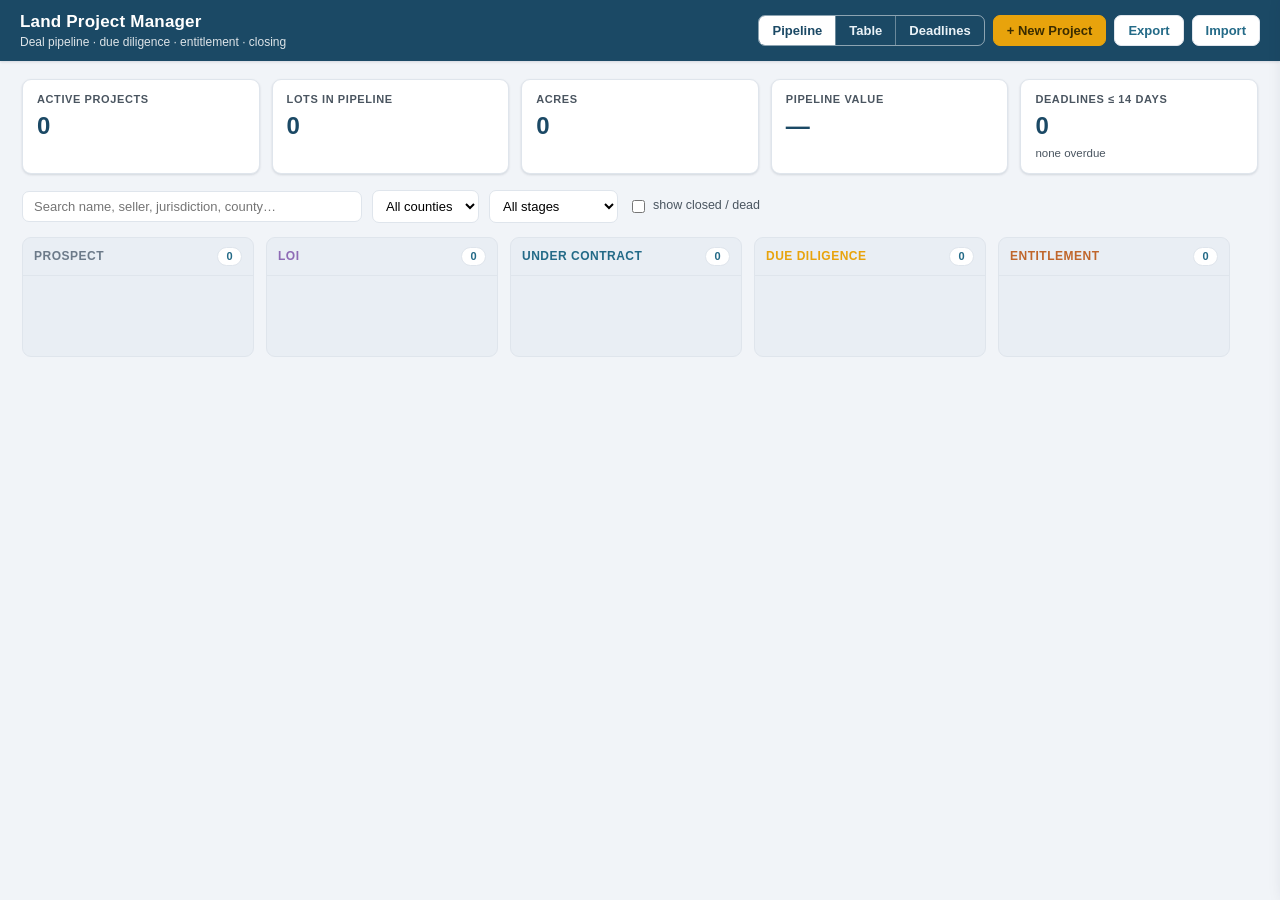
<file: land_project_manager.html>
<!DOCTYPE html>
<html lang="en">
<head>
<meta charset="UTF-8" />
<meta name="viewport" content="width=device-width, initial-scale=1.0" />
<title>Land Project Manager</title>
<style>
  :root{
    --bg:#f1f4f8; --panel:#ffffff; --ink:#15202b; --muted:#4a5560;
    --line:#dfe5ec; --brand:#1b4965; --brand2:#236a87; --accent:#e8a30c;
    --good:#2e8b57; --bad:#c0392b; --shadow:0 1px 3px rgba(16,30,54,.08),0 1px 2px rgba(16,30,54,.06);
  }
  :root{color-scheme:light}
  *{box-sizing:border-box}
  html,body{margin:0;height:100%}
  body{font-family:-apple-system,BlinkMacSystemFont,"Segoe UI",Roboto,Helvetica,Arial,sans-serif;
    background:var(--bg);color:var(--ink);font-size:14px;line-height:1.4}

  header.app{background:var(--brand);color:#fff;padding:10px 20px;display:flex;flex-wrap:wrap;
    align-items:center;justify-content:space-between;gap:10px 16px;box-shadow:var(--shadow);position:sticky;top:0;z-index:30}
  header.app h1{font-size:17px;margin:0;font-weight:700;letter-spacing:.2px;white-space:nowrap}
  header.app .sub{font-size:12px;opacity:.85;font-weight:400}
  .hdr-actions{display:flex;gap:8px;align-items:center;flex-wrap:wrap}

  .seg{display:inline-flex;border:1px solid var(--line);border-radius:7px;overflow:hidden}
  .seg button{border:none;background:#fff;padding:7px 13px;font-size:13px;font-weight:600;cursor:pointer;color:var(--muted)}
  .seg button+button{border-left:1px solid var(--line)}
  .seg button.active{background:var(--brand2);color:#fff}
  .seg.dark{border-color:rgba(255,255,255,.5)}
  .seg.dark button{background:transparent;color:#eaf2f7}
  .seg.dark button+button{border-left-color:rgba(255,255,255,.35)}
  .seg.dark button.active{background:#fff;color:var(--brand)}

  .btn{border:1px solid var(--line);background:#fff;color:var(--brand2);border-radius:7px;
    padding:7px 13px;font-size:13px;font-weight:600;cursor:pointer;line-height:1.2}
  .btn:hover{background:#f3f9fc}
  .btn.primary{background:var(--accent);border-color:var(--accent);color:#3a2c00}
  .btn.primary:hover{filter:brightness(1.05)}
  .btn.danger{color:var(--bad)}
  .btn.small{padding:4px 9px;font-size:12px}

  main.content{max-width:1280px;margin:0 auto;padding:18px 22px}

  /* ---- summary tiles ---- */
  .tiles{display:grid;grid-template-columns:repeat(auto-fit,minmax(150px,1fr));gap:12px;margin-bottom:16px}
  .tile{background:var(--panel);border:1px solid var(--line);border-radius:9px;padding:12px 14px;box-shadow:var(--shadow)}
  .tile .t-label{font-size:11px;text-transform:uppercase;letter-spacing:.6px;color:var(--muted);font-weight:700}
  .tile .t-value{font-size:24px;font-weight:800;color:var(--brand);margin-top:2px}
  .tile .t-note{font-size:11.5px;color:var(--muted);margin-top:2px}

  /* ---- toolbar ---- */
  .toolbar{display:flex;align-items:center;gap:10px;flex-wrap:wrap;margin-bottom:14px}
  .toolbar input[type=search]{flex:1 1 220px;max-width:340px;border:1px solid var(--line);border-radius:7px;
    padding:7px 11px;font-size:13px;background:#fff;outline:none}
  .toolbar input[type=search]:focus{border-color:var(--brand2)}
  .toolbar select{border:1px solid var(--line);border-radius:7px;padding:7px 9px;font-size:13px;background:#fff}

  /* ---- pipeline board ---- */
  .board{display:flex;gap:12px;align-items:flex-start;overflow-x:auto;padding-bottom:10px}
  .col{flex:0 0 232px;background:#e9eef4;border:1px solid var(--line);border-radius:9px;min-height:120px}
  .col-head{padding:9px 11px;font-size:12px;font-weight:800;text-transform:uppercase;letter-spacing:.5px;
    color:var(--muted);display:flex;justify-content:space-between;align-items:center;border-bottom:1px solid var(--line)}
  .col-head .cnt{background:#fff;border:1px solid var(--line);border-radius:10px;padding:1px 8px;font-size:11px;color:var(--brand2)}
  .col-body{padding:8px;display:flex;flex-direction:column;gap:8px;min-height:60px}
  .col-body.dragover{outline:2px dashed var(--brand2);outline-offset:-4px;border-radius:8px}

  .card{background:var(--panel);border:1px solid var(--line);border-radius:8px;padding:9px 11px;
    box-shadow:var(--shadow);cursor:pointer}
  .card:hover{border-color:var(--brand2)}
  .card.dragging{opacity:.45}
  .card .c-name{font-weight:700;font-size:13.5px;margin-bottom:2px}
  .card .c-meta{font-size:11.5px;color:var(--muted)}
  .card .c-foot{display:flex;justify-content:space-between;align-items:center;margin-top:6px;font-size:11px}
  .card .c-date{color:var(--muted)}
  .card .c-date.overdue{color:var(--bad);font-weight:700}
  .card .c-date.soon{color:var(--accent);font-weight:700}
  .card .c-tasks{color:var(--brand2);font-weight:600}

  .stage-chip{display:inline-block;border-radius:10px;padding:1px 9px;font-size:11px;font-weight:700;color:#fff}

  /* ---- table view ---- */
  .tablewrap{background:var(--panel);border:1px solid var(--line);border-radius:9px;box-shadow:var(--shadow);overflow-x:auto}
  table.projects{border-collapse:collapse;width:100%;font-size:13px}
  table.projects th{position:sticky;top:0;background:#f6f8fb;text-align:left;font-size:11.5px;text-transform:uppercase;
    letter-spacing:.4px;color:var(--muted);padding:9px 11px;border-bottom:1px solid var(--line);white-space:nowrap;cursor:pointer;user-select:none}
  table.projects th .arrow{font-size:10px;color:var(--brand2)}
  table.projects td{padding:8px 11px;border-bottom:1px solid var(--line);white-space:nowrap}
  table.projects tbody tr{cursor:pointer}
  table.projects tbody tr:hover{background:#f3f9fc}
  td.num{text-align:right;font-variant-numeric:tabular-nums}
  .empty-note{padding:26px;text-align:center;color:var(--muted);font-size:13.5px}

  /* ---- deadlines view ---- */
  .dl-list{background:var(--panel);border:1px solid var(--line);border-radius:9px;box-shadow:var(--shadow);overflow:hidden}
  .dl-row{display:flex;align-items:center;gap:12px;padding:10px 14px;border-bottom:1px solid var(--line);cursor:pointer}
  .dl-row:last-child{border-bottom:none}
  .dl-row:hover{background:#f3f9fc}
  .dl-when{flex:0 0 120px;font-weight:700;font-variant-numeric:tabular-nums}
  .dl-when.overdue{color:var(--bad)}
  .dl-when.soon{color:var(--accent)}
  .dl-what{flex:1}
  .dl-what .dw-title{font-weight:600}
  .dl-what .dw-sub{font-size:12px;color:var(--muted)}
  .dl-days{flex:0 0 auto;font-size:12px;color:var(--muted)}

  /* ---- detail drawer ---- */
  .overlay{display:none;position:fixed;inset:0;background:rgba(16,30,54,.42);z-index:40}
  .overlay.open{display:block}
  .drawer{position:fixed;top:0;right:0;bottom:0;width:min(640px,96vw);background:var(--panel);z-index:50;
    box-shadow:-4px 0 18px rgba(16,30,54,.22);transform:translateX(102%);transition:transform .18s ease;display:flex;flex-direction:column}
  .drawer.open{transform:translateX(0)}
  .drawer-head{padding:14px 18px;border-bottom:1px solid var(--line);display:flex;align-items:center;gap:10px;background:#f6f8fb}
  .drawer-head h2{margin:0;font-size:16px;flex:1;min-width:0;overflow:hidden;text-overflow:ellipsis;white-space:nowrap}
  .drawer-body{flex:1;overflow-y:auto;padding:16px 18px}
  .drawer-foot{padding:12px 18px;border-top:1px solid var(--line);display:flex;gap:8px;justify-content:space-between;background:#f6f8fb}

  .fgrid{display:grid;grid-template-columns:1fr 1fr;gap:10px 14px}
  .fgrid .wide{grid-column:1/-1}
  .field label{display:block;font-size:11.5px;font-weight:700;color:var(--muted);text-transform:uppercase;letter-spacing:.4px;margin-bottom:3px}
  .field input,.field select,.field textarea{width:100%;border:1px solid var(--line);border-radius:6px;
    padding:7px 9px;font-size:13px;background:#fff;outline:none;font-family:inherit}
  .field input:focus,.field select:focus,.field textarea:focus{border-color:var(--brand2)}
  .field textarea{resize:vertical;min-height:64px}

  .sect{margin-top:20px}
  .sect>h3{font-size:12.5px;text-transform:uppercase;letter-spacing:.6px;color:var(--muted);
    border-bottom:1px solid var(--line);padding-bottom:5px;margin:0 0 10px}

  /* tasks */
  .task-row{display:flex;align-items:center;gap:8px;padding:5px 0}
  .task-row input[type=checkbox]{margin:0}
  .task-row .t-name{flex:1;border:none;background:transparent;font-size:13px;padding:3px 4px;border-radius:4px;outline:none}
  .task-row .t-name:focus{background:#f3f9fc}
  .task-row.done .t-name{text-decoration:line-through;color:var(--muted)}
  .task-row input[type=date]{border:1px solid var(--line);border-radius:5px;font-size:12px;padding:3px 5px}
  .task-row .t-owner{width:90px;border:1px solid var(--line);border-radius:5px;font-size:12px;padding:3px 6px;outline:none}
  .task-row .t-due-flag{font-size:11px;font-weight:700;width:58px;text-align:right}
  .task-row .t-due-flag.overdue{color:var(--bad)}
  .task-row .t-due-flag.soon{color:var(--accent)}
  .icon-x{border:none;background:transparent;color:var(--muted);cursor:pointer;font-size:14px;padding:2px 6px;border-radius:4px}
  .icon-x:hover{color:var(--bad);background:#faeceb}
  .add-inline{display:flex;gap:8px;margin-top:6px}
  .add-inline input{flex:1;border:1px solid var(--line);border-radius:6px;padding:6px 9px;font-size:13px;outline:none}

  /* contacts / links */
  .kv-row{display:flex;gap:8px;align-items:center;padding:4px 0}
  .kv-row input{border:1px solid var(--line);border-radius:5px;font-size:12.5px;padding:5px 7px;outline:none}
  .kv-row .k{width:130px}
  .kv-row .v{flex:1}
  .kv-row a{font-size:12px;color:var(--brand2);white-space:nowrap}

  .toast{position:fixed;left:50%;bottom:26px;transform:translateX(-50%);background:var(--ink);color:#fff;
    padding:9px 18px;border-radius:8px;font-size:13px;box-shadow:var(--shadow);opacity:0;pointer-events:none;transition:opacity .2s;z-index:80}
  .toast.show{opacity:.95}

  @media (max-width:720px){
    .fgrid{grid-template-columns:1fr}
    main.content{padding:14px 12px}
  }
</style>
</head>
<body>

<header class="app">
  <div>
    <h1>Land Project Manager</h1>
    <div class="sub">Deal pipeline · due diligence · entitlement · closing</div>
  </div>
  <div class="hdr-actions">
    <div class="seg dark" id="viewSeg">
      <button data-view="board" class="active">Pipeline</button>
      <button data-view="table">Table</button>
      <button data-view="deadlines">Deadlines</button>
    </div>
    <button class="btn primary" id="btnNew">+ New Project</button>
    <button class="btn" id="btnExport" title="Download all data as JSON">Export</button>
    <button class="btn" id="btnImport" title="Restore from a JSON export">Import</button>
    <input type="file" id="importFile" accept="application/json" style="display:none">
  </div>
</header>

<main class="content">
  <div class="tiles" id="tiles"></div>

  <div class="toolbar">
    <input type="search" id="q" placeholder="Search name, seller, jurisdiction, county…">
    <select id="fltCounty"><option value="">All counties</option></select>
    <select id="fltStage"><option value="">All stages</option></select>
    <label style="font-size:12.5px;color:var(--muted);display:flex;align-items:center;gap:5px">
      <input type="checkbox" id="showDead"> show closed / dead
    </label>
  </div>

  <section id="viewBoard" class="board"></section>

  <section id="viewTable" style="display:none">
    <div class="tablewrap"><table class="projects">
      <thead id="tblHead"></thead><tbody id="tblBody"></tbody>
    </table><div class="empty-note" id="tblEmpty" style="display:none"></div></div>
  </section>

  <section id="viewDeadlines" style="display:none">
    <div class="dl-list" id="dlList"></div>
  </section>
</main>

<div class="overlay" id="overlay"></div>
<aside class="drawer" id="drawer" aria-label="Project detail">
  <div class="drawer-head">
    <h2 id="dTitle">Project</h2>
    <span class="stage-chip" id="dStageChip"></span>
    <button class="icon-x" id="btnCloseDrawer" title="Close">✕</button>
  </div>
  <div class="drawer-body" id="drawerBody"></div>
  <div class="drawer-foot">
    <button class="btn danger" id="btnDelete">Delete project</button>
    <span style="font-size:12px;color:var(--muted);align-self:center" id="savedNote">Changes save automatically</span>
  </div>
</aside>

<div class="toast" id="toast"></div>

<script>
"use strict";
/* =====================================================================
   Land Project Manager — self-contained, no backend.
   All data lives in localStorage under LS_KEY; Export/Import moves it
   between machines. Shape: {version, projects:[{...}]}
   ===================================================================== */

const LS_KEY = "lpm_data_v1";

const STAGES = [
  {id:"prospect",   label:"Prospect",       color:"#6c7a89"},
  {id:"loi",        label:"LOI",            color:"#8e6bb5"},
  {id:"contract",   label:"Under Contract", color:"#236a87"},
  {id:"dd",         label:"Due Diligence",  color:"#e8a30c"},
  {id:"entitle",    label:"Entitlement",    color:"#c0662b"},
  {id:"closed",     label:"Closed",         color:"#2e8b57"},
  {id:"dead",       label:"Dead",           color:"#c0392b"},
];
const stageById = id => STAGES.find(s=>s.id===id) || STAGES[0];

/* Key dates shown on the project + fed to the Deadlines view */
const DATE_FIELDS = [
  {key:"loiDate",       label:"LOI signed"},
  {key:"contractDate",  label:"Contract executed"},
  {key:"ddExpires",     label:"DD expiration",     deadline:true},
  {key:"hearingDate",   label:"Entitlement hearing",deadline:true},
  {key:"closingDate",   label:"Closing",           deadline:true},
];

const DEFAULT_TASKS = [
  "Order title work","Order ALTA survey","Phase I environmental","Geotech borings",
  "Wetland delineation","Utility availability letters","Traffic study (if required)",
  "Zoning / entitlement pre-app meeting","School & impact fee check","Drainage / stormwater review",
];

let data = load();
let view = "board";
let sortCol = "name", sortDir = 1;
let openId = null;   // project id currently in the drawer

/* ---------- persistence ---------- */
function load(){
  try{
    const raw = localStorage.getItem(LS_KEY);
    if(raw){ const d = JSON.parse(raw); if(d && Array.isArray(d.projects)) return d; }
  }catch(e){ console.warn("LPM: could not parse saved data", e); }
  return {version:1, projects:[]};
}
function save(){
  try{ localStorage.setItem(LS_KEY, JSON.stringify(data)); }
  catch(e){ toast("⚠ Could not save (storage full?)"); }
}
function uid(){ return "p" + Date.now().toString(36) + Math.random().toString(36).slice(2,7); }

function newProject(name){
  return {
    id: uid(), name: name || "Untitled project", stage: "prospect",
    county:"", jurisdiction:"", seller:"", acreage:"", lots:"",
    price:"", earnest:"", notes:"", driveUrl:"",
    loiDate:"", contractDate:"", ddExpires:"", hearingDate:"", closingDate:"",
    tasks: DEFAULT_TASKS.map(t=>({id:uid(), name:t, done:false, due:"", owner:""})),
    contacts: [], links: [],
    created: new Date().toISOString(),
  };
}

/* ---------- helpers ---------- */
const $ = sel => document.querySelector(sel);
const esc = s => String(s??"").replace(/[&<>"']/g, c=>({"&":"&amp;","<":"&lt;",">":"&gt;",'"':"&quot;","'":"&#39;"}[c]));
const fmtMoney = v => { const n = parseFloat(v); return isFinite(n) ? "$"+n.toLocaleString(undefined,{maximumFractionDigits:0}) : ""; };
const fmtNum = v => { const n = parseFloat(v); return isFinite(n) ? n.toLocaleString() : ""; };
function perLot(p){ const pr=parseFloat(p.price), l=parseFloat(p.lots); return (isFinite(pr)&&isFinite(l)&&l>0) ? pr/l : null; }
function daysUntil(iso){
  if(!iso) return null;
  const today = new Date(); today.setHours(0,0,0,0);
  const d = new Date(iso+"T00:00:00");
  return Math.round((d - today) / 86400000);
}
function dateFlag(iso){
  const n = daysUntil(iso);
  if(n===null) return "";
  if(n<0) return "overdue";
  if(n<=14) return "soon";
  return "";
}
function fmtDate(iso){
  if(!iso) return "";
  const d = new Date(iso+"T00:00:00");
  return d.toLocaleDateString(undefined,{month:"short",day:"numeric",year:"numeric"});
}
function nextDeadline(p){
  let best = null;
  for(const f of DATE_FIELDS){
    if(!f.deadline || !p[f.key]) continue;
    const n = daysUntil(p[f.key]);
    if(p.stage==="closed"||p.stage==="dead") continue;
    if(best===null || n < best.days) best = {days:n, label:f.label, date:p[f.key]};
  }
  return best;
}
function toast(msg){
  const t = $("#toast"); t.textContent = msg; t.classList.add("show");
  clearTimeout(toast._h); toast._h = setTimeout(()=>t.classList.remove("show"), 2200);
}

/* ---------- filtering ---------- */
function visibleProjects(){
  const q = $("#q").value.trim().toLowerCase();
  const county = $("#fltCounty").value, stage = $("#fltStage").value;
  const showDead = $("#showDead").checked;
  return data.projects.filter(p=>{
    if(!showDead && (p.stage==="closed"||p.stage==="dead") && stage!==p.stage) return false;
    if(county && p.county!==county) return false;
    if(stage && p.stage!==stage) return false;
    if(q){
      const hay = [p.name,p.seller,p.jurisdiction,p.county].join(" ").toLowerCase();
      if(!hay.includes(q)) return false;
    }
    return true;
  });
}

/* ---------- render: summary tiles ---------- */
function renderTiles(){
  const act = data.projects.filter(p=>p.stage!=="closed"&&p.stage!=="dead");
  const lots = act.reduce((s,p)=>s+(parseFloat(p.lots)||0),0);
  const acres = act.reduce((s,p)=>s+(parseFloat(p.acreage)||0),0);
  const money = act.reduce((s,p)=>s+(parseFloat(p.price)||0),0);
  const over = act.reduce((s,p)=>{ const d=nextDeadline(p); return s+((d&&d.days<0)?1:0); },0);
  const soon = act.reduce((s,p)=>{ const d=nextDeadline(p); return s+((d&&d.days>=0&&d.days<=14)?1:0); },0);
  $("#tiles").innerHTML = `
    <div class="tile"><div class="t-label">Active projects</div><div class="t-value">${act.length}</div></div>
    <div class="tile"><div class="t-label">Lots in pipeline</div><div class="t-value">${lots.toLocaleString()}</div></div>
    <div class="tile"><div class="t-label">Acres</div><div class="t-value">${acres.toLocaleString(undefined,{maximumFractionDigits:0})}</div></div>
    <div class="tile"><div class="t-label">Pipeline value</div><div class="t-value">${money?fmtMoney(money):"—"}</div></div>
    <div class="tile"><div class="t-label">Deadlines ≤ 14 days</div><div class="t-value" style="color:${soon? "var(--accent)":"var(--brand)"}">${soon}</div>
      <div class="t-note">${over? `<span style="color:var(--bad);font-weight:700">${over} overdue</span>`:"none overdue"}</div></div>`;
}

/* ---------- render: pipeline board ---------- */
function renderBoard(){
  const wrap = $("#viewBoard"); wrap.innerHTML = "";
  const vis = visibleProjects();
  for(const st of STAGES){
    const items = vis.filter(p=>p.stage===st.id);
    if((st.id==="closed"||st.id==="dead") && !$("#showDead").checked && !items.length && $("#fltStage").value!==st.id) continue;
    const col = document.createElement("div"); col.className="col";
    col.innerHTML = `<div class="col-head"><span style="color:${st.color}">${st.label}</span><span class="cnt">${items.length}</span></div>`;
    const body = document.createElement("div"); body.className="col-body"; body.dataset.stage = st.id;
    body.addEventListener("dragover", e=>{ e.preventDefault(); body.classList.add("dragover"); });
    body.addEventListener("dragleave", ()=>body.classList.remove("dragover"));
    body.addEventListener("drop", e=>{
      e.preventDefault(); body.classList.remove("dragover");
      const id = e.dataTransfer.getData("text/plain");
      const p = data.projects.find(x=>x.id===id);
      if(p && p.stage!==st.id){ p.stage = st.id; save(); renderAll(); toast(`${p.name} → ${st.label}`); }
    });
    for(const p of items){
      const dl = nextDeadline(p);
      const open = p.tasks.filter(t=>!t.done).length;
      const card = document.createElement("div"); card.className="card"; card.draggable = true;
      card.innerHTML = `
        <div class="c-name">${esc(p.name)}</div>
        <div class="c-meta">${esc([p.jurisdiction, p.county && p.county+" Co."].filter(Boolean).join(" · "))}</div>
        <div class="c-meta">${[fmtNum(p.lots)&&fmtNum(p.lots)+" lots", fmtNum(p.acreage)&&fmtNum(p.acreage)+" ac",
            perLot(p)&&fmtMoney(perLot(p))+"/lot"].filter(Boolean).join(" · ")}</div>
        <div class="c-foot">
          <span class="c-date ${dl?dateFlag(dl.date):""}">${dl? esc(dl.label)+" "+fmtDate(dl.date) : ""}</span>
          <span class="c-tasks">${open? open+" open" : "✓"}</span>
        </div>`;
      card.addEventListener("click", ()=>openDrawer(p.id));
      card.addEventListener("dragstart", e=>{ e.dataTransfer.setData("text/plain", p.id); card.classList.add("dragging"); });
      card.addEventListener("dragend", ()=>card.classList.remove("dragging"));
      body.appendChild(card);
    }
    col.appendChild(body); wrap.appendChild(col);
  }
}

/* ---------- render: table ---------- */
const COLS = [
  {key:"name",     label:"Project",       get:p=>p.name},
  {key:"stage",    label:"Stage",         get:p=>STAGES.findIndex(s=>s.id===p.stage),
     cell:p=>{const s=stageById(p.stage);return `<span class="stage-chip" style="background:${s.color}">${s.label}</span>`;}},
  {key:"county",   label:"County",        get:p=>p.county},
  {key:"jurisdiction",label:"Jurisdiction",get:p=>p.jurisdiction},
  {key:"seller",   label:"Seller",        get:p=>p.seller},
  {key:"acreage",  label:"Acres",  num:true, get:p=>parseFloat(p.acreage)||0, cell:p=>fmtNum(p.acreage)},
  {key:"lots",     label:"Lots",   num:true, get:p=>parseFloat(p.lots)||0,    cell:p=>fmtNum(p.lots)},
  {key:"price",    label:"Price",  num:true, get:p=>parseFloat(p.price)||0,   cell:p=>fmtMoney(p.price)},
  {key:"perlot",   label:"$/Lot",  num:true, get:p=>perLot(p)||0,             cell:p=>perLot(p)?fmtMoney(perLot(p)):""},
  {key:"deadline", label:"Next deadline", get:p=>{const d=nextDeadline(p);return d?d.days:1e9;},
     cell:p=>{const d=nextDeadline(p); if(!d) return "";
       return `<span class="c-date ${dateFlag(d.date)}">${esc(d.label)} · ${fmtDate(d.date)}</span>`;}},
  {key:"tasks",    label:"Open tasks", num:true, get:p=>p.tasks.filter(t=>!t.done).length,
     cell:p=>String(p.tasks.filter(t=>!t.done).length)},
];
function renderTable(){
  $("#tblHead").innerHTML = "<tr>" + COLS.map(c=>
    `<th data-col="${c.key}">${c.label} ${sortCol===c.key?`<span class="arrow">${sortDir>0?"▲":"▼"}</span>`:""}</th>`).join("") + "</tr>";
  document.querySelectorAll("#tblHead th").forEach(th=>{
    th.addEventListener("click", ()=>{
      const k = th.dataset.col;
      if(sortCol===k) sortDir=-sortDir; else { sortCol=k; sortDir=1; }
      renderTable();
    });
  });
  const col = COLS.find(c=>c.key===sortCol) || COLS[0];
  const vis = visibleProjects().slice().sort((a,b)=>{
    const av=col.get(a), bv=col.get(b);
    return (typeof av==="number" ? av-bv : String(av).localeCompare(String(bv))) * sortDir;
  });
  $("#tblBody").innerHTML = vis.map(p=>"<tr data-id='"+p.id+"'>" + COLS.map(c=>
      `<td class="${c.num?"num":""}">${c.cell? c.cell(p) : esc(c.get(p))}</td>`).join("") + "</tr>").join("");
  document.querySelectorAll("#tblBody tr").forEach(tr=>
    tr.addEventListener("click", ()=>openDrawer(tr.dataset.id)));
  const empty = !vis.length;
  $("#tblEmpty").style.display = empty? "block":"none";
  if(empty) $("#tblEmpty").textContent = data.projects.length? "No projects match the current filters." : "No projects yet — click “+ New Project” to add your first deal.";
}

/* ---------- render: deadlines ---------- */
function renderDeadlines(){
  const rows = [];
  for(const p of visibleProjects()){
    if(p.stage==="closed"||p.stage==="dead") continue;
    for(const f of DATE_FIELDS){
      if(!f.deadline || !p[f.key]) continue;
      rows.push({p, label:f.label, date:p[f.key], days:daysUntil(p[f.key])});
    }
    for(const t of p.tasks){
      if(t.done || !t.due) continue;
      rows.push({p, label:"Task: "+t.name, date:t.due, days:daysUntil(t.due), owner:t.owner});
    }
  }
  rows.sort((a,b)=>a.days-b.days);
  $("#dlList").innerHTML = rows.length ? rows.map(r=>`
    <div class="dl-row" data-id="${r.p.id}">
      <span class="dl-when ${dateFlag(r.date)}">${fmtDate(r.date)}</span>
      <span class="dl-what"><span class="dw-title">${esc(r.label)}</span>
        <div class="dw-sub">${esc(r.p.name)}${r.owner? " · "+esc(r.owner):""}</div></span>
      <span class="dl-days">${r.days<0? Math.abs(r.days)+"d overdue" : r.days===0? "today" : "in "+r.days+"d"}</span>
    </div>`).join("")
    : `<div class="empty-note">No upcoming deadlines. Add DD expiration, hearing or closing dates — or task due dates — and they'll show up here.</div>`;
  document.querySelectorAll(".dl-row").forEach(el=>
    el.addEventListener("click", ()=>openDrawer(el.dataset.id)));
}

/* ---------- render: filters ---------- */
function renderFilters(){
  const counties = [...new Set(data.projects.map(p=>p.county).filter(Boolean))].sort();
  const cSel = $("#fltCounty"), prevC = cSel.value;
  cSel.innerHTML = `<option value="">All counties</option>` + counties.map(c=>`<option>${esc(c)}</option>`).join("");
  cSel.value = counties.includes(prevC)? prevC : "";
  const sSel = $("#fltStage"), prevS = sSel.value;
  sSel.innerHTML = `<option value="">All stages</option>` + STAGES.map(s=>`<option value="${s.id}">${s.label}</option>`).join("");
  sSel.value = prevS;
}

function renderAll(){
  renderFilters(); renderTiles();
  $("#viewBoard").style.display     = view==="board"? "flex":"none";
  $("#viewTable").style.display     = view==="table"? "block":"none";
  $("#viewDeadlines").style.display = view==="deadlines"? "block":"none";
  if(view==="board") renderBoard();
  if(view==="table") renderTable();
  if(view==="deadlines") renderDeadlines();
}

/* ---------- detail drawer ---------- */
function openDrawer(id){
  const p = data.projects.find(x=>x.id===id);
  if(!p) return;
  openId = id;
  $("#dTitle").textContent = p.name;
  const st = stageById(p.stage);
  const chip = $("#dStageChip"); chip.textContent = st.label; chip.style.background = st.color;
  $("#drawerBody").innerHTML = drawerHtml(p);
  bindDrawer(p);
  $("#overlay").classList.add("open");
  $("#drawer").classList.add("open");
}
function closeDrawer(){
  openId = null;
  $("#overlay").classList.remove("open");
  $("#drawer").classList.remove("open");
  renderAll();
}

function drawerHtml(p){
  const f = (key,label,attrs)=>`<div class="field"><label>${label}</label><input data-f="${key}" value="${esc(p[key])}" ${attrs||""}></div>`;
  return `
  <div class="fgrid">
    <div class="field wide"><label>Project name</label><input data-f="name" value="${esc(p.name)}"></div>
    <div class="field"><label>Stage</label>
      <select data-f="stage">${STAGES.map(s=>`<option value="${s.id}" ${p.stage===s.id?"selected":""}>${s.label}</option>`).join("")}</select></div>
    ${f("seller","Seller")}
    ${f("county","County")}
    ${f("jurisdiction","Jurisdiction / township")}
    ${f("acreage","Acres",'type="number" step="0.1" min="0"')}
    ${f("lots","Planned lots",'type="number" step="1" min="0"')}
    ${f("price","Purchase price ($)",'type="number" step="1000" min="0"')}
    ${f("earnest","Earnest money ($)",'type="number" step="500" min="0"')}
    <div class="field"><label>$ / lot (computed)</label><input value="${perLot(p)?fmtMoney(perLot(p)):"—"}" disabled></div>
    <div class="field wide"><label>Drive folder / docs URL</label>
      <div style="display:flex;gap:8px;align-items:center">
        <input data-f="driveUrl" value="${esc(p.driveUrl)}" placeholder="https://drive.google.com/…" style="flex:1">
        ${p.driveUrl? `<a class="btn small" href="${esc(p.driveUrl)}" target="_blank" rel="noopener">Open</a>`:""}
      </div></div>
  </div>

  <div class="sect"><h3>Key dates</h3>
    <div class="fgrid">
      ${DATE_FIELDS.map(d=>`<div class="field"><label>${d.label}${d.deadline?" ⏰":""}</label>
        <input data-f="${d.key}" type="date" value="${esc(p[d.key])}"></div>`).join("")}
    </div>
  </div>

  <div class="sect"><h3>Due diligence & entitlement tasks
    <span style="float:right;font-weight:400;text-transform:none;letter-spacing:0">
      ${p.tasks.filter(t=>t.done).length}/${p.tasks.length} done</span></h3>
    <div id="taskList">${p.tasks.map(taskRowHtml).join("")}</div>
    <div class="add-inline"><input id="newTask" placeholder="Add a task…"><button class="btn small" id="btnAddTask">Add</button></div>
  </div>

  <div class="sect"><h3>Contacts</h3>
    <div id="contactList">${p.contacts.map(contactRowHtml).join("")}</div>
    <div class="add-inline"><input id="newContact" placeholder="Add contact — e.g. Jane Doe / Civil engineer / 317-555-0100">
      <button class="btn small" id="btnAddContact">Add</button></div>
  </div>

  <div class="sect"><h3>Links</h3>
    <div id="linkList">${p.links.map(linkRowHtml).join("")}</div>
    <div class="add-inline"><input id="newLinkName" placeholder="Label (e.g. Purchase agreement)" style="flex:0 0 40%">
      <input id="newLinkUrl" placeholder="https://…"><button class="btn small" id="btnAddLink">Add</button></div>
  </div>

  <div class="sect"><h3>Notes</h3>
    <div class="field"><textarea data-f="notes" rows="5" placeholder="Deal terms, contingencies, extension options…">${esc(p.notes)}</textarea></div>
  </div>`;
}
function taskRowHtml(t){
  const flag = !t.done ? dateFlag(t.due) : "";
  const n = daysUntil(t.due);
  return `<div class="task-row ${t.done?"done":""}" data-tid="${t.id}">
    <input type="checkbox" ${t.done?"checked":""} data-tf="done">
    <input class="t-name" data-tf="name" value="${esc(t.name)}">
    <input class="t-owner" data-tf="owner" value="${esc(t.owner)}" placeholder="owner">
    <input type="date" data-tf="due" value="${esc(t.due)}">
    <span class="t-due-flag ${flag}">${flag==="overdue"? Math.abs(n)+"d late" : flag==="soon"? (n===0?"today":n+"d") : ""}</span>
    <button class="icon-x" data-tdel title="Remove task">✕</button>
  </div>`;
}
function contactRowHtml(c){
  return `<div class="kv-row" data-cid="${c.id}">
    <input class="k" data-cf="name" value="${esc(c.name)}" placeholder="Name">
    <input class="k" data-cf="role" value="${esc(c.role)}" placeholder="Role">
    <input class="v" data-cf="info" value="${esc(c.info)}" placeholder="Phone / email">
    <button class="icon-x" data-cdel title="Remove contact">✕</button>
  </div>`;
}
function linkRowHtml(l){
  return `<div class="kv-row" data-lid="${l.id}">
    <input class="k" data-lf="name" value="${esc(l.name)}" placeholder="Label">
    <input class="v" data-lf="url" value="${esc(l.url)}" placeholder="https://…">
    ${l.url? `<a href="${esc(l.url)}" target="_blank" rel="noopener">open ↗</a>`:""}
    <button class="icon-x" data-ldel title="Remove link">✕</button>
  </div>`;
}

function bindDrawer(p){
  const body = $("#drawerBody");
  // Top-level fields save on change; name/stage refresh header immediately.
  body.querySelectorAll("[data-f]").forEach(el=>{
    el.addEventListener("change", ()=>{
      p[el.dataset.f] = el.value;
      save();
      if(el.dataset.f==="name") $("#dTitle").textContent = p.name;
      if(el.dataset.f==="stage"){
        const st = stageById(p.stage);
        const chip = $("#dStageChip"); chip.textContent = st.label; chip.style.background = st.color;
      }
    });
  });
  // tasks
  body.querySelectorAll(".task-row").forEach(row=>{
    const t = p.tasks.find(x=>x.id===row.dataset.tid); if(!t) return;
    row.querySelectorAll("[data-tf]").forEach(el=>{
      el.addEventListener("change", ()=>{
        t[el.dataset.tf] = el.type==="checkbox"? el.checked : el.value;
        save();
        row.classList.toggle("done", t.done);
      });
    });
    row.querySelector("[data-tdel]").addEventListener("click", ()=>{
      p.tasks = p.tasks.filter(x=>x.id!==t.id); save(); refreshDrawer(p);
    });
  });
  const addTask = ()=>{
    const inp = $("#newTask"); const name = inp.value.trim(); if(!name) return;
    p.tasks.push({id:uid(), name, done:false, due:"", owner:""}); save(); refreshDrawer(p);
  };
  $("#btnAddTask").addEventListener("click", addTask);
  $("#newTask").addEventListener("keydown", e=>{ if(e.key==="Enter") addTask(); });
  // contacts
  body.querySelectorAll("[data-cid]").forEach(row=>{
    const c = p.contacts.find(x=>x.id===row.dataset.cid); if(!c) return;
    row.querySelectorAll("[data-cf]").forEach(el=>
      el.addEventListener("change", ()=>{ c[el.dataset.cf]=el.value; save(); }));
    row.querySelector("[data-cdel]").addEventListener("click", ()=>{
      p.contacts = p.contacts.filter(x=>x.id!==c.id); save(); refreshDrawer(p);
    });
  });
  const addContact = ()=>{
    const inp = $("#newContact"); const raw = inp.value.trim(); if(!raw) return;
    const parts = raw.split("/").map(s=>s.trim());
    p.contacts.push({id:uid(), name:parts[0]||"", role:parts[1]||"", info:parts[2]||""});
    save(); refreshDrawer(p);
  };
  $("#btnAddContact").addEventListener("click", addContact);
  $("#newContact").addEventListener("keydown", e=>{ if(e.key==="Enter") addContact(); });
  // links
  body.querySelectorAll("[data-lid]").forEach(row=>{
    const l = p.links.find(x=>x.id===row.dataset.lid); if(!l) return;
    row.querySelectorAll("[data-lf]").forEach(el=>
      el.addEventListener("change", ()=>{ l[el.dataset.lf]=el.value; save(); }));
    row.querySelector("[data-ldel]").addEventListener("click", ()=>{
      p.links = p.links.filter(x=>x.id!==l.id); save(); refreshDrawer(p);
    });
  });
  const addLink = ()=>{
    const name = $("#newLinkName").value.trim(), url = $("#newLinkUrl").value.trim();
    if(!name && !url) return;
    p.links.push({id:uid(), name, url}); save(); refreshDrawer(p);
  };
  $("#btnAddLink").addEventListener("click", addLink);
  $("#newLinkUrl").addEventListener("keydown", e=>{ if(e.key==="Enter") addLink(); });
}
function refreshDrawer(p){
  $("#drawerBody").innerHTML = drawerHtml(p);
  bindDrawer(p);
}

/* ---------- header actions ---------- */
$("#btnNew").addEventListener("click", ()=>{
  const name = prompt("Project name?");
  if(name===null) return;
  const p = newProject(name.trim());
  data.projects.unshift(p); save(); renderAll(); openDrawer(p.id);
});
$("#btnDelete").addEventListener("click", ()=>{
  const p = data.projects.find(x=>x.id===openId); if(!p) return;
  if(!confirm(`Delete "${p.name}"? This cannot be undone.`)) return;
  data.projects = data.projects.filter(x=>x.id!==p.id);
  save(); closeDrawer(); toast("Project deleted");
});
$("#btnCloseDrawer").addEventListener("click", closeDrawer);
$("#overlay").addEventListener("click", closeDrawer);
document.addEventListener("keydown", e=>{ if(e.key==="Escape" && openId) closeDrawer(); });

$("#btnExport").addEventListener("click", ()=>{
  const blob = new Blob([JSON.stringify(data,null,2)],{type:"application/json"});
  const a = document.createElement("a");
  a.href = URL.createObjectURL(blob);
  a.download = "land-projects-" + new Date().toISOString().slice(0,10) + ".json";
  a.click(); URL.revokeObjectURL(a.href);
  toast("Exported " + data.projects.length + " projects");
});
$("#btnImport").addEventListener("click", ()=>$("#importFile").click());
$("#importFile").addEventListener("change", e=>{
  const file = e.target.files[0]; if(!file) return;
  const rd = new FileReader();
  rd.onload = ()=>{
    try{
      const d = JSON.parse(rd.result);
      if(!d || !Array.isArray(d.projects)) throw new Error("not an LPM export");
      if(data.projects.length &&
         !confirm(`Replace your ${data.projects.length} current project(s) with the ${d.projects.length} in this file?`)) return;
      data = d; save(); renderAll();
      toast("Imported " + d.projects.length + " projects");
    }catch(err){ toast("⚠ Import failed: " + err.message); }
  };
  rd.readAsText(file);
  e.target.value = "";
});

/* view switch + filters */
document.querySelectorAll("#viewSeg button").forEach(b=>{
  b.addEventListener("click", ()=>{
    document.querySelectorAll("#viewSeg button").forEach(x=>x.classList.toggle("active", x===b));
    view = b.dataset.view; renderAll();
  });
});
["#q","#fltCounty","#fltStage","#showDead"].forEach(sel=>{
  $(sel).addEventListener("input", renderAll);
});

renderAll();
</script>
</body>
</html>
</file>
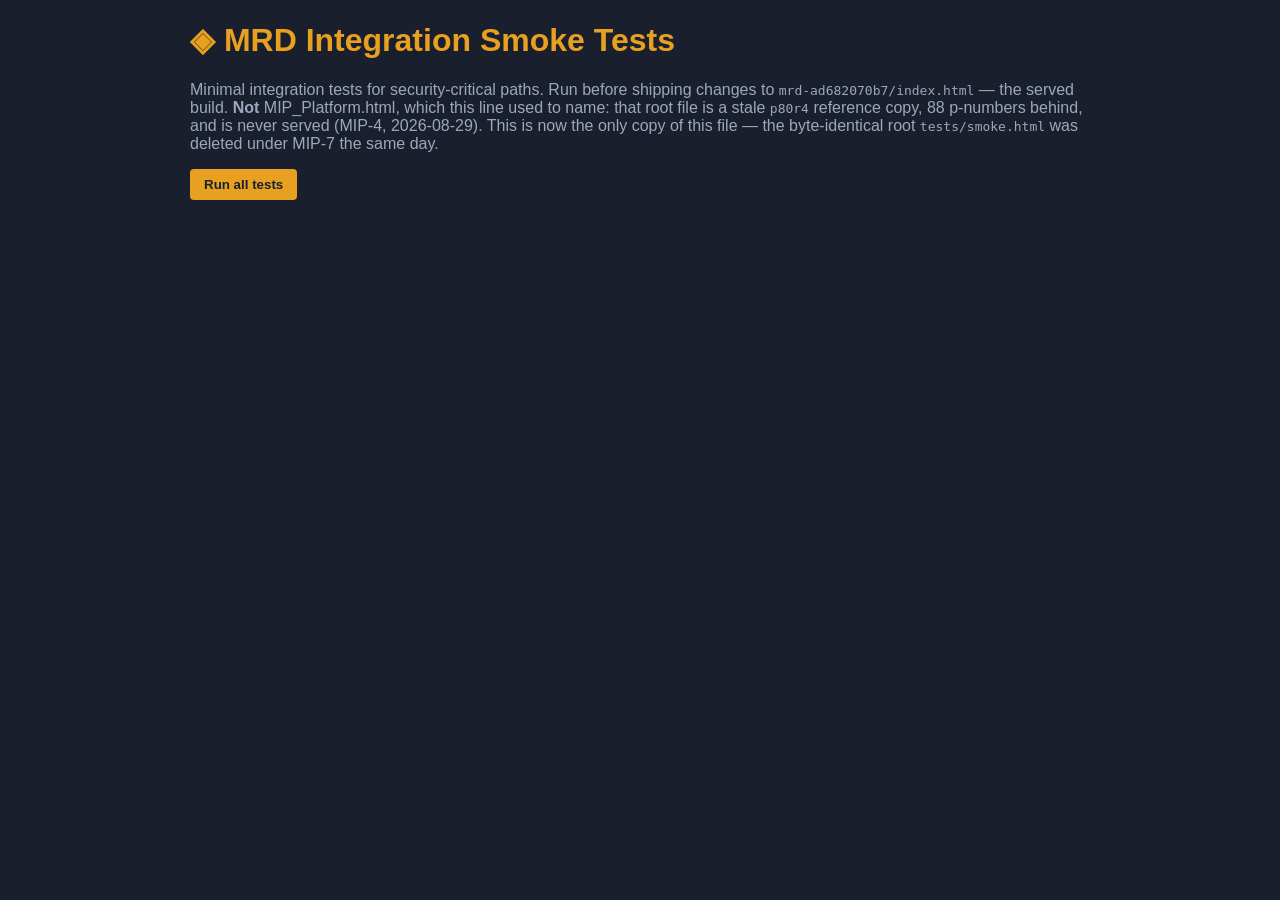
<file: mrd-ad682070b7/tests/smoke.html>
<!DOCTYPE html>
<html>
<head>
<meta charset="UTF-8">
<title>MRD Smoke Tests</title>
<style>
  body { font-family: -apple-system, Segoe UI, sans-serif; max-width: 900px; margin: 20px auto; padding: 0 20px; background: #1a1f2e; color: #d8dde6; }
  h1 { color: #e8a020; }
  .suite { border: 1px solid #3d6494; border-radius: 6px; padding: 12px 16px; margin: 12px 0; background: #243447; }
  .suite h2 { margin: 0 0 8px; font-size: 15px; color: #7aacdf; }
  .test { padding: 4px 0; font-family: Menlo, monospace; font-size: 12px; }
  .pass { color: #6dc49a; }
  .fail { color: #e05252; }
  .pending { color: #e8a020; }
  .summary { padding: 12px; margin-top: 16px; background: #0f1824; border-radius: 6px; font-size: 14px; }
  button { background: #e8a020; color: #1a1f2e; border: none; padding: 8px 14px; border-radius: 4px; cursor: pointer; font-weight: 600; }
  pre.err { color: #e05252; background: #0a0f15; padding: 8px; font-size: 10px; overflow: auto; }
</style>
</head>
<body>
<h1>◈ MRD Integration Smoke Tests</h1>
<p style="color:#9ba8bc;">Minimal integration tests for security-critical paths. Run before shipping changes to
<code>mrd-ad682070b7/index.html</code> — the served build. <b>Not</b> MIP_Platform.html, which this line
used to name: that root file is a stale <code>p80r4</code> reference copy, 88 p-numbers behind, and is
never served (MIP-4, 2026-08-29). This is now the only copy of this file — the byte-identical root
<code>tests/smoke.html</code> was deleted under MIP-7 the same day.</p>
<button onclick="runAll()">Run all tests</button>
<div id="results"></div>
<div id="summary" class="summary" style="display:none;"></div>

<script>
// ============================================================
// Minimal test runner — no dependencies. Each suite is a set of
// async tests that return {name, pass, error}.
// ============================================================
const WEBAPP = 'https://script.google.com/macros/s/AKfycbxvtkp5OZVq4sbEELnq5nN7KSXa5DCG8lYEgzL_awPbfunUsBTyr1r6CbOH1pIbgPUk/exec';
// AGD-22: the operator token is never committed. It is read from the same
// localStorage key the app writes (Settings -> Operator Access).
// ⚠ There is no skip mechanism here: with no token set, the token-gated suites
// FAIL with Unauthorized rather than reporting as skipped. Public-action suites
// still pass. Set the token in the live app first, in this same browser profile.
// (Worth adding a real skip path; not done here.)
const TOKEN = (function(){ try { return (localStorage.getItem('mip_auth_token') || '').trim(); } catch(e) { return ''; } })();

// The sanitizers below are an INLINE COPY of the ones in the served build,
// mrd-ad682070b7/index.html — nothing is imported at runtime, so this file cannot drift
// automatically. Keep it in sync BY HAND whenever esc()/the sanitizers change there.
// (Corrected MIP-7, 2026-08-29: this comment used to say "from MIP_Platform", which is the
// stale p80r4 root copy, not the live file.)
function esc(s) {
  if (s == null) return '';
  return String(s)
    .replace(/&/g, '&amp;').replace(/</g, '&lt;').replace(/>/g, '&gt;')
    .replace(/"/g, '&quot;').replace(/'/g, '&#39;');
}
function escUrl(url) {
  if (!url) return '';
  var s = String(url).trim();
  if (/^(javascript|data|vbscript)\s*:/i.test(s)) return '';
  if (/^[a-z][a-z0-9+.-]*:/i.test(s) && !/^https?:\/\//i.test(s)) return '';
  return esc(s);
}
function escAttr(s) {
  if (s == null) return '';
  return String(s).replace(/\\/g, '\\\\').replace(/'/g, "\\'").replace(/"/g, '\\"').replace(/\n/g, '\\n').replace(/\r/g, '');
}

function assert(cond, msg) { if (!cond) throw new Error('Assertion failed: ' + msg); }

// ============================================================
// SUITES
// ============================================================
const suites = {
  'Sanitizer unit tests': [
    { name: 'esc escapes <script>',
      run: () => assert(esc('<script>') === '&lt;script&gt;', 'esc<') },
    { name: 'esc escapes quotes',
      run: () => assert(esc('a"b\'c') === 'a&quot;b&#39;c', 'esc quotes') },
    { name: 'esc handles null',
      run: () => assert(esc(null) === '', 'esc null') },
    { name: 'escUrl blocks javascript: scheme',
      run: () => assert(escUrl('javascript:alert(1)') === '', 'escUrl js:') },
    { name: 'escUrl blocks data: scheme',
      run: () => assert(escUrl('data:text/html,<script>') === '', 'escUrl data:') },
    { name: 'escUrl blocks vbscript: scheme',
      run: () => assert(escUrl('vbscript:foo') === '', 'escUrl vbs:') },
    { name: 'escUrl allows https://',
      run: () => assert(escUrl('https://example.com').startsWith('https://'), 'escUrl https') },
    { name: 'escUrl allows http:// (but escaped)',
      run: () => assert(escUrl('http://example.com/?x=<b>') === 'http://example.com/?x=&lt;b&gt;', 'escUrl http escapes') },
    { name: 'escAttr escapes single quotes',
      run: () => assert(escAttr("a'b") === "a\\'b", 'escAttr quote') },
    { name: 'escAttr escapes backslash',
      run: () => assert(escAttr('a\\b') === 'a\\\\b', 'escAttr backslash') },
  ],
  'Backend auth (live calls)': [
    { name: 'Unauthenticated call returns 403',
      run: async () => {
        const r = await fetch(WEBAPP + '?action=municipalities');
        const d = await r.json();
        assert(d.error === 'Unauthorized', 'Expected Unauthorized, got: ' + JSON.stringify(d));
      }},
    { name: 'Authenticated call returns data',
      run: async () => {
        const r = await fetch(WEBAPP + '?token=' + TOKEN + '&action=municipalities');
        const d = await r.json();
        assert(Array.isArray(d) && d.length > 0, 'Expected array, got: ' + typeof d);
        assert(d[0].id && d[0].name, 'First muni missing id/name');
      }},
    { name: 'data_version endpoint returns version string',
      run: async () => {
        const r = await fetch(WEBAPP + '?token=' + TOKEN + '&action=data_version');
        const d = await r.json();
        assert(typeof d.version === 'string' && d.version.length > 0, 'Expected version string');
      }},
  ],
  'Production CSP integrity (regression catch)': [
    { name: 'index.html CSP allows script.googleusercontent.com (Apps Script redirect target)',
      run: async () => {
        const r = await fetch('../index.html', { cache: 'no-cache' });
        assert(r.ok, 'index.html fetch returned ' + r.status);
        const t = await r.text();
        const m = t.match(/Content-Security-Policy"\s+content="([^"]+)"/);
        assert(m, 'No CSP meta tag found in index.html');
        const connectMatch = m[1].match(/connect-src[^;]+/);
        assert(connectMatch, 'CSP has no connect-src directive');
        assert(/script\.googleusercontent\.com/.test(connectMatch[0]),
          'CSP connect-src missing script.googleusercontent.com - Apps Script 302 redirects will be blocked, fetches return TypeError: Failed to fetch. Found: ' + connectMatch[0]);
      }},
  ],
  'Backend POST (gemini_proxy round-trip)': [
    { name: 'POST gemini_proxy with small prompt returns candidates',
      run: async () => {
        const body = { _token: TOKEN, model: 'gemini-2.5-flash', prompt: 'Reply with the single word HELLO and nothing else.', maxTokens: 16 };
        const r = await fetch(WEBAPP + '?token=' + TOKEN + '&action=gemini_proxy', {
          method: 'POST',
          headers: { 'Content-Type': 'text/plain;charset=UTF-8' },
          body: JSON.stringify(body)
        });
        const d = await r.json();
        // Tolerate rate_limited as success - proves network/auth path works
        if (d.error === 'rate_limited') return;
        assert(d.candidates && d.candidates[0] && d.candidates[0].content,
          'Expected candidates, got: ' + JSON.stringify(d).substring(0, 300));
      }},
    { name: 'POST gemini_proxy without _token returns 403',
      run: async () => {
        const body = { model: 'gemini-2.5-flash', prompt: 'x', maxTokens: 16 };
        const r = await fetch(WEBAPP + '?action=gemini_proxy', {
          method: 'POST',
          headers: { 'Content-Type': 'text/plain;charset=UTF-8' },
          body: JSON.stringify(body)
        });
        const d = await r.json();
        assert(d.error === 'Unauthorized', 'Expected Unauthorized, got: ' + JSON.stringify(d));
      }},
  ],
  'Backend SSRF protection': [
    { name: 'Blocks localhost',
      run: async () => {
        const r = await fetch(WEBAPP + '?token=' + TOKEN + '&action=fetch_url&url=' + encodeURIComponent('http://localhost/admin'));
        const d = await r.json();
        assert(/blocked|not in allowlist/i.test(d.error || ''), 'Expected block error, got: ' + JSON.stringify(d));
      }},
    { name: 'Blocks private IP range',
      run: async () => {
        const r = await fetch(WEBAPP + '?token=' + TOKEN + '&action=fetch_url&url=' + encodeURIComponent('http://192.168.1.1'));
        const d = await r.json();
        assert(/blocked/i.test(d.error || ''), 'Expected block error, got: ' + JSON.stringify(d));
      }},
    { name: 'Blocks metadata IP',
      run: async () => {
        const r = await fetch(WEBAPP + '?token=' + TOKEN + '&action=fetch_url&url=' + encodeURIComponent('http://169.254.169.254/'));
        const d = await r.json();
        assert(/blocked/i.test(d.error || ''), 'Expected block error, got: ' + JSON.stringify(d));
      }},
    { name: 'Blocks arbitrary domain not in allowlist',
      run: async () => {
        const r = await fetch(WEBAPP + '?token=' + TOKEN + '&action=fetch_url&url=' + encodeURIComponent('https://github.com/'));
        const d = await r.json();
        assert(/not in allowlist/i.test(d.error || ''), 'Expected allowlist error, got: ' + JSON.stringify(d));
      }},
  ],
};

// ============================================================
// RUNNER
// ============================================================
async function runAll() {
  document.getElementById('results').innerHTML = '';
  document.getElementById('summary').style.display = 'none';
  let passed = 0, failed = 0, total = 0;
  for (const [suiteName, tests] of Object.entries(suites)) {
    const suiteEl = document.createElement('div');
    suiteEl.className = 'suite';
    const h = document.createElement('h2');
    h.textContent = suiteName;
    suiteEl.appendChild(h);
    document.getElementById('results').appendChild(suiteEl);
    for (const test of tests) {
      total++;
      const row = document.createElement('div');
      row.className = 'test pending';
      row.textContent = '… ' + test.name;
      suiteEl.appendChild(row);
      try {
        await test.run();
        row.className = 'test pass';
        row.textContent = '✓ ' + test.name;
        passed++;
      } catch (e) {
        row.className = 'test fail';
        row.textContent = '✗ ' + test.name;
        const pre = document.createElement('pre');
        pre.className = 'err';
        pre.textContent = e.message || String(e);
        row.appendChild(pre);
        failed++;
      }
    }
  }
  const sum = document.getElementById('summary');
  sum.style.display = 'block';
  sum.innerHTML = `<strong>${passed}/${total} passed</strong> — ${failed} failed`;
  if (failed === 0) sum.style.color = '#6dc49a';
  else sum.style.color = '#e05252';
}
</script>
</body>
</html>
</file>
